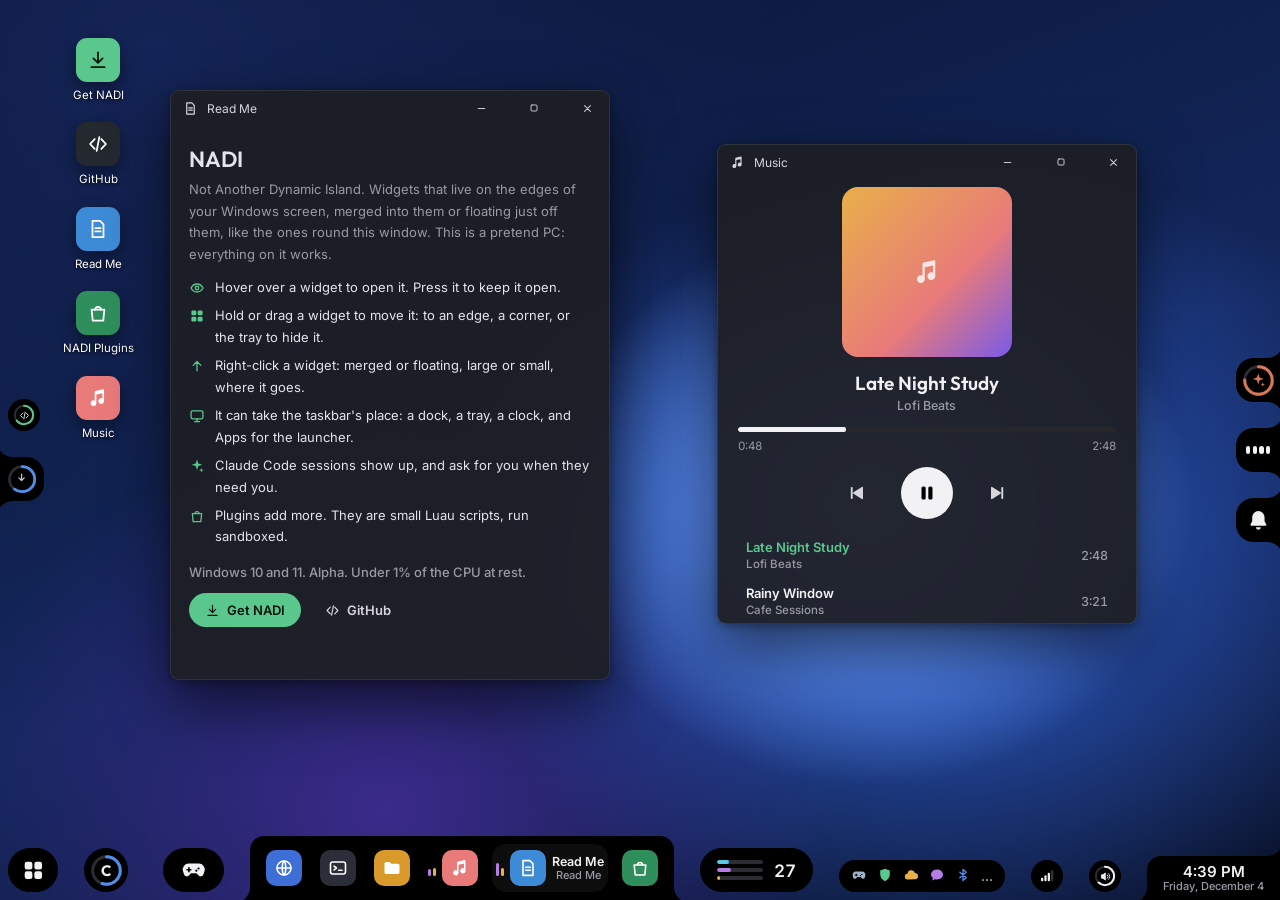
<file: docs/index.html>
<!doctype html>
<html lang="en">
<head>
<meta charset="utf-8">
<meta name="viewport" content="width=device-width, initial-scale=1">
<title>NADI</title>
<meta name="description" content="Widgets that live on the edges of your Windows screen. Try them on a pretend PC: hover, open, drag and play with everything.">
<meta name="theme-color" content="#000000">
<meta property="og:title" content="NADI: Not Another Dynamic Island">
<meta property="og:description" content="Widgets on the edges of your Windows screen. Try them on a pretend PC.">
<link rel="preconnect" href="https://fonts.googleapis.com">
<link rel="preconnect" href="https://fonts.gstatic.com" crossorigin>
<link href="https://fonts.googleapis.com/css2?family=Inter:wght@400;500;600;700&family=Outfit:wght@500;600;700&display=swap" rel="stylesheet">
<style>
/* The page is a pretend Windows screen with NADI running on it, set up the way it is used: no Windows taskbar (NADI's dock, tray
   and clock in its place), widgets in the corners and along the edges, merged into them or floating just off them. NADI's part is
   drawn the way the app draws it: its widgets are one liquid (the app's own shader, in WebGL), sized and sprung with the app's own
   numbers; what is in them is drawn over the liquid. */
:root {
  color-scheme: dark;
  --acc: #5ac88c;
  --two: #e8b04a;
  --claude: #d97757;
  --red: #e87a7a;
  --teal: #5ac8e6;
  --blue: #4f8ff0;
  --text: #f2f2f5;
  --dim: #9a9aa4;
  --track: #1b1b20;
  --lit: #26262b;
  --tile: #161619;
}
* { box-sizing: border-box; }
html, body { margin: 0; height: 100%; background: #000; color: var(--text); font-family: Inter, "Segoe UI", system-ui, sans-serif; font-size: 12.5px; }
body { overflow: hidden; }
body.small { overflow: auto; height: auto; }
button { font: inherit; color: inherit; background: none; border: 0; padding: 0; cursor: default; }
a { color: inherit; }
#wrap { position: relative; width: 100vw; height: 100vh; overflow: hidden; }
#screen { position: absolute; left: 0; top: 0; width: 100vw; height: 100vh; overflow: hidden; transform-origin: 0 0; user-select: none; -webkit-user-select: none; touch-action: none; }
body.small #screen { touch-action: pan-y; }
.ic { display: inline-block; flex: none; }
.ic svg { display: block; width: 100%; height: 100%; }
.tab { font-variant-numeric: tabular-nums; }
.out { font-family: Outfit, Inter, sans-serif; }
#wall { position: absolute; inset: 0; background:
  radial-gradient(42% 52% at 68% 56%, #8fb6ff 0%, #5d8ff0 22%, transparent 60%),
  radial-gradient(60% 70% at 74% 62%, #2f5fd0 0%, transparent 65%),
  radial-gradient(50% 60% at 30% 90%, #3a2a8a 0%, transparent 70%),
  radial-gradient(70% 80% at 12% 6%, #142456 0%, transparent 70%),
  linear-gradient(160deg, #0b1534, #13275c 55%, #091128); }
#icons { position: absolute; left: 56px; top: 30px; display: flex; flex-direction: column; gap: 6px; z-index: 2; }
.dk { width: 84px; padding: 8px 4px 6px; border-radius: 6px; display: flex; flex-direction: column; align-items: center; gap: 6px; font-size: 11.5px; color: #fff; text-shadow: 0 1px 3px #000c; text-align: center; line-height: 1.25; }
.dk:hover { background: #ffffff1a; }
.dk .ib { width: 44px; height: 44px; border-radius: 11px; display: grid; place-items: center; box-shadow: 0 6px 16px #0006; color: #fff; }
.dk .ib .ic { width: 22px; height: 22px; }

/* windows */
#wins { position: absolute; inset: 0; z-index: 5; pointer-events: none; }
.win { position: absolute; pointer-events: auto; display: flex; flex-direction: column; background: #1e1f25f2; border: 1px solid #ffffff16; border-radius: 9px; box-shadow: 0 24px 60px #0009, 0 2px 8px #0005; overflow: hidden; transition: opacity .18s, transform .22s cubic-bezier(.2,.9,.3,1); backdrop-filter: blur(24px); -webkit-backdrop-filter: blur(24px); }
.win.gone { opacity: 0; transform: translateY(16px) scale(.96); pointer-events: none; }
.wbar { height: 34px; flex: none; display: flex; align-items: center; padding-left: 12px; gap: 9px; font-size: 12px; color: #d6d6dc; }
.wbar .ic { width: 15px; height: 15px; }
.wbar .sp { flex: 1; }
.wbar button { width: 44px; height: 34px; display: grid; place-items: center; color: #c9c9d1; }
.wbar button .ic { width: 13px; height: 13px; }
.wbar button:hover { background: #ffffff14; }
.wbar button.cl:hover { background: #c42b1c; color: #fff; }
.wbody { flex: 1; min-height: 0; overflow: auto; }
.wbody::-webkit-scrollbar { width: 10px; }
.wbody::-webkit-scrollbar-thumb { background: #ffffff22; border-radius: 5px; border: 3px solid transparent; background-clip: padding-box; }

/* NADI: the liquid under, what is in each widget over it */
#dim { position: absolute; inset: 0; z-index: 45; background: #05050a59; display: none; animation: fade .25s; }
#dim.show { display: block; }
#nadi { position: absolute; inset: 0; z-index: 50; pointer-events: none; }
#liquid { position: absolute; left: 0; top: 0; }
.wc { position: absolute; pointer-events: auto; overflow: hidden; }
.wc.solid { background: #000; }
.wc.idle .pk { opacity: .45 !important; }
.pk { position: absolute; inset: 0; display: flex; align-items: center; justify-content: center; white-space: nowrap; font-weight: 600; font-size: 12.5px; }
.pz { display: flex; align-items: center; justify-content: center; gap: 8px; padding: 0 12px; }
.v .pz { flex-direction: column; padding: 8px 0; gap: 6px; }
.sq .pz { padding: 0; }
.pb { position: absolute; left: 0; top: 0; padding: 16px; display: flex; flex-direction: column; gap: 12px; }
.a-b .pb { top: auto; bottom: 0; }
.a-r .pb { left: auto; right: 0; }
#meas { position: absolute; left: -9999px; top: 0; visibility: hidden; display: inline-flex; white-space: nowrap; font-weight: 600; font-size: 12.5px; }
#meas.v { width: 40px; }
.dim { color: var(--dim); font-weight: 500; }
.page { width: 24px; height: 26px; border-radius: 6px; background: #26262b; position: relative; overflow: hidden; flex: none; }
.page i { position: absolute; left: 0; right: 0; top: 0; height: 8px; font-style: normal; font-size: 5.5px; font-weight: 700; color: #04130b; text-align: center; line-height: 8px; }
.page b { position: absolute; left: 0; right: 0; bottom: 2px; text-align: center; font-size: 12px; font-weight: 700; font-family: Outfit, sans-serif; }
.pdot { width: 6px; height: 6px; border-radius: 3px; background: var(--acc); flex: none; }
.pdot.pulse { animation: pulse 1.6s ease-in-out infinite; }
@keyframes pulse { 50% { transform: scale(1.5); opacity: .55; } }
.clock2 { display: flex; flex-direction: column; align-items: center; line-height: 1.15; padding: 0 4px; }
.clock2 b { font-size: 15px; font-weight: 600; }
.clock2 small { font-size: 11px; color: var(--dim); font-weight: 500; }
.viz { display: flex; gap: 2px; align-items: center; height: 14px; }
.viz i { display: block; width: 3px; height: 6px; border-radius: 2px; background: currentColor; animation: viz .9s ease-in-out infinite alternate; }
.viz i:nth-child(2) { animation-duration: .7s; }
.viz i:nth-child(3) { animation-duration: 1.1s; }
.viz i:nth-child(4) { animation-duration: .8s; }
.viz.still i { animation: none; height: 4px; opacity: .5; }
@keyframes viz { to { height: 14px; } }
.flow { display: inline-block; width: 8px; height: 12px; overflow: hidden; -webkit-mask: linear-gradient(transparent, #000 30%, #000 70%, transparent); mask: linear-gradient(transparent, #000 30%, #000 70%, transparent); vertical-align: -1px; flex: none; }
.flow svg { display: block; width: 8px; height: 24px; fill: none; stroke: currentColor; stroke-width: 1.7; stroke-linecap: round; stroke-linejoin: round; }
.flow.dn svg { animation: fdn .625s linear infinite; }
.flow.up svg { animation: fup .625s linear infinite; }
@keyframes fdn { from { transform: translateY(-12px); } to { transform: translateY(-6px); } }
@keyframes fup { from { transform: translateY(-6px); } to { transform: translateY(-12px); } }
.eyes { display: flex; gap: 9px; align-items: center; --ex: 0px; --ey: 0px; }
.v .eyes { flex-direction: column; gap: 17px; }
.eyes i { display: block; width: 14px; height: 15px; border-radius: 8px; background: #fff; transform: translate(var(--ex), var(--ey)); transition: transform .12s, height .09s; }
.v .eyes i { width: 15px; height: 12px; }
.eyes.blink i { height: 2px !important; }
.eyes.happy i { height: 6px !important; border-radius: 8px 8px 2px 2px; }
/* the dock */
.dock { display: flex; align-items: center; gap: 10px; height: 100%; }
.dapp { display: flex; align-items: center; gap: 6px; height: 48px; padding: 0 4px; border-radius: 14px; }
.dapp:hover { background: #ffffff10; }
.dapp .ti { width: 36px; height: 36px; border-radius: 10px; display: grid; place-items: center; color: #fff; flex: none; }
.dapp .ti .ic { width: 20px; height: 20px; }
.dapp .use { display: flex; gap: 2px; align-items: flex-end; height: 16px; }
.dapp .use i { width: 3px; border-radius: 2px; min-height: 2px; }
.dapp .nm { display: flex; flex-direction: column; line-height: 1.2; max-width: 96px; overflow: hidden; }
.dapp .nm b { font-size: 12.5px; font-weight: 600; white-space: nowrap; overflow: hidden; }
.dapp .nm small { font-size: 11px; color: var(--dim); font-weight: 500; white-space: nowrap; overflow: hidden; }
.dapp.front { background: #ffffff0d; }
.trayi { display: flex; align-items: center; gap: 10px; }
.trayi .ic { width: 16px; height: 16px; }
.meters { display: flex; flex-direction: column; gap: 3px; width: 34px; }
.meters i { height: 3px; border-radius: 2px; background: #2c2c33; overflow: hidden; display: block; }
.meters i b { display: block; height: 100%; border-radius: 2px; }

/* panels: the app's blocks */
.gb { height: 32px; min-width: 32px; padding: 0 10px; border-radius: 16px; display: inline-flex; align-items: center; justify-content: center; gap: 6px; font-size: 12.5px; font-weight: 600; color: #c9c9d1; }
.gb:hover { background: var(--lit); }
.card { background: var(--track); border-radius: 18px; padding: 14px 16px; display: flex; gap: 14px; align-items: center; }
.lab { font-size: 12px; font-weight: 600; color: var(--dim); }
.row { text-align: left; display: flex; align-items: center; gap: 12px; min-height: 30px; padding: 0 8px; margin: 0 -8px; width: calc(100% + 16px); border-radius: 10px; }
.row.go:hover { background: var(--lit); }
.row .tx { flex: 1; min-width: 0; font-weight: 600; font-size: 14px; white-space: nowrap; overflow: hidden; }
.row .mk { display: flex; gap: 8px; color: var(--dim); }
.row .mk .ic { width: 12px; height: 12px; }
.toggles { display: flex; gap: 4px; padding: 4px; border-radius: 14px; background: var(--track); }
.toggles button { flex: 1; height: 32px; border-radius: 11px; display: flex; align-items: center; justify-content: center; gap: 8px; font-size: 13.5px; font-weight: 600; color: var(--dim); }
.toggles button:hover { background: var(--lit); }
.toggles button.on { background: #24242a; color: var(--text); }
.toggles button.on .ic { color: var(--acc); }
.toggles .ic { width: 16px; height: 16px; }
.bar { height: 4px; border-radius: 2px; background: #26262b; overflow: hidden; position: relative; }
.bar > i { position: absolute; left: 0; top: 0; bottom: 0; border-radius: 2px; background: var(--c, var(--acc)); }
.ghost { width: 30px; height: 30px; border-radius: 15px; display: grid; place-items: center; color: #b4b4bc; flex: none; }
.ghost:hover { background: var(--lit); }
.ghost .ic { width: 15px; height: 15px; }
.dayhead { display: flex; align-items: center; }
.dayhead .big { font-family: Outfit, sans-serif; font-size: 36px; font-weight: 600; line-height: 1; letter-spacing: -.3px; }
.dayhead .big small { font-size: 15px; color: var(--dim); margin-left: 5px; font-weight: 500; }
.dayhead .dr { margin-left: auto; text-align: right; display: flex; flex-direction: column; gap: 3px; }
.dayhead .dr span { font-size: 13px; color: var(--dim); }
.dayhead .dr b { font-size: 14px; font-weight: 600; }
.week { display: flex; align-items: center; }
.week .ghost { color: var(--dim); }
.week .days { flex: 1; display: grid; grid-template-columns: repeat(7, 1fr); }
.week .d { height: 60px; margin: 0 2px; border-radius: 12px; display: flex; flex-direction: column; align-items: center; justify-content: center; gap: 3px; }
.week .d:hover { background: var(--lit); }
.week .d small { font-size: 10.5px; color: var(--dim); font-weight: 600; }
.week .d b { font-size: 17px; font-family: Outfit, sans-serif; font-weight: 600; }
.week .d.today b { color: var(--acc); }
.week .d.on { background: #f2f2f5; }
.week .d.on small, .week .d.on b { color: #000; }
.week .ds { display: flex; gap: 2px; height: 4px; }
.week .ds i { width: 4px; height: 4px; border-radius: 2px; background: var(--acc); }
.tl { display: flex; flex-direction: column; gap: 8px; }
.tl .ev { display: flex; gap: 12px; }
.tl .tm { width: 40px; text-align: right; font-size: 12.5px; color: var(--dim); padding-top: 9px; flex: none; }
.tl .bx { flex: 1; border-radius: 8px; background: #5ac88c12; position: relative; padding: 9px 12px 9px 14px; display: flex; flex-direction: column; gap: 3px; }
.tl .bx::before { content: ""; position: absolute; left: 0; top: 4px; bottom: 4px; width: 3px; border-radius: 2px; background: var(--acc); }
.tl .bx b { font-size: 14px; font-weight: 600; }
.tl .bx span { font-size: 13px; color: var(--dim); }
.tl .ev.past { opacity: .45; }
.tl .now { height: 2px; background: var(--red); margin-left: 52px; position: relative; border-radius: 1px; }
.tl .now::before { content: ""; position: absolute; left: -3px; top: -3px; width: 8px; height: 8px; border-radius: 4px; background: var(--red); }
.join { height: 36px; padding: 0 14px; border-radius: 18px; background: var(--acc); color: #04130b; display: inline-flex; align-items: center; gap: 7px; font-size: 14px; font-weight: 600; flex: none; }
.join .ic { width: 12px; height: 12px; }
.drv { display: flex; gap: 14px; align-items: center; border-radius: 12px; padding: 6px 8px; margin: -6px -8px; text-align: left; width: calc(100% + 16px); }
.drv:hover { background: #ffffff08; }
.drv .tile { width: 46px; height: 46px; border-radius: 12px; background: #26262b; position: relative; overflow: hidden; display: grid; place-items: center; flex: none; }
.drv .tile b { position: relative; font-family: Outfit, sans-serif; font-size: 22px; font-weight: 600; }
.drv .tile svg { position: absolute; left: 0; bottom: 0; width: 92px; height: 100%; animation: wave 2.4s linear infinite; }
@keyframes wave { to { transform: translateX(-46px); } }
.drv .info { flex: 1; min-width: 0; display: flex; flex-direction: column; gap: 6px; }
.drv .top { display: flex; justify-content: space-between; align-items: baseline; gap: 8px; }
.drv .top .tt { font-size: 15px; font-weight: 600; }
.drv .top .sz { font-size: 13px; color: var(--dim); }
.drv .top .sz b { color: var(--text); font-weight: 600; }
.drv .graph { display: flex; align-items: center; gap: 8px; height: 20px; }
.drv .graph svg { flex: 1; height: 20px; }
.drv .graph span { font-size: 13px; font-weight: 600; color: var(--blue); white-space: nowrap; }
.xfer { display: flex; flex-direction: column; gap: 10px; }
.xfer .hd { display: flex; align-items: center; gap: 12px; }
.xfer .ti { width: 32px; height: 32px; border-radius: 9px; background: var(--track); display: grid; place-items: center; color: #b4b4bc; flex: none; }
.xfer .ti .ic { width: 16px; height: 16px; }
.xfer .nm { flex: 1; min-width: 0; display: flex; flex-direction: column; gap: 2px; }
.xfer .nm b { font-size: 14px; font-weight: 600; }
.xfer .nm span { font-size: 12.5px; color: var(--dim); }
.xfer .rt { font-size: 14px; font-weight: 600; }
.done { display: flex; align-items: center; gap: 12px; height: 34px; }
.done .ok { width: 18px; height: 18px; color: var(--acc); }
.done .nm { flex: 1; font-size: 14px; }
.cover { border-radius: 16px; margin: 0 auto; display: grid; place-items: center; color: #ffffffcc; }
.songhead { display: flex; align-items: center; gap: 10px; }
.songhead .nm { flex: 1; min-width: 0; }
.songhead b { display: block; font-family: Outfit, sans-serif; font-size: 18px; font-weight: 600; }
.songhead span { font-size: 14px; color: var(--dim); }
.seek .bar { height: 5px; border-radius: 3px; }
.seek .bar > i { background: #f2f2f5; }
.seek .tm { display: flex; justify-content: space-between; font-size: 11.5px; color: var(--dim); margin-top: 7px; }
.ctl { display: flex; align-items: center; justify-content: center; gap: 22px; }
.ctl .ghost { width: 44px; height: 44px; border-radius: 22px; color: #f2f2f5; }
.ctl .ghost .ic { width: 20px; height: 20px; }
.ctl .main { width: 52px; height: 52px; border-radius: 26px; background: #f2f2f5; color: #000; display: grid; place-items: center; }
.ctl .main .ic { width: 22px; height: 22px; }
.sec { display: flex; flex-direction: column; gap: 10px; }
.sec .hd { display: flex; align-items: center; gap: 12px; }
.ct { width: 34px; height: 34px; border-radius: 10px; background: var(--claude); color: #fff; display: grid; place-items: center; font-family: Outfit, sans-serif; font-weight: 600; font-size: 16px; flex: none; }
.sec .nm { flex: 1; display: flex; flex-direction: column; gap: 2px; }
.sec .nm b { font-size: 14px; font-weight: 600; }
.sec .nm span { font-size: 12.5px; color: var(--dim); }
.strip { border-radius: 10px; padding: 8px 12px; display: flex; justify-content: space-between; font-size: 12.5px; font-weight: 600; }
.ban { display: flex; flex-direction: column; gap: 12px; }
.ban .hd { display: flex; align-items: center; gap: 12px; }
.ban .btns { display: flex; gap: 8px; }
.ban .btns button { flex: 1; height: 36px; border-radius: 18px; font-size: 13.5px; font-weight: 600; }
.ban .btns .no { color: #c9c9d1; }
.ban .btns .no:hover { background: var(--lit); }
.note { display: flex; gap: 12px; align-items: flex-start; }
.note .ti { width: 34px; height: 34px; border-radius: 10px; display: grid; place-items: center; color: #fff; flex: none; }
.note .ti .ic { width: 17px; height: 17px; }
.note .nm { flex: 1; min-width: 0; display: flex; flex-direction: column; gap: 2px; }
.note .nm b { font-size: 14px; font-weight: 600; }
.note .nm span { font-size: 13px; color: var(--dim); line-height: 1.4; }
.note .when { font-size: 11.5px; color: var(--dim); }
.slider { width: 100%; height: 6px; border-radius: 3px; background: #26262b; position: relative; }
.slider i { position: absolute; left: 0; top: 0; bottom: 0; border-radius: 3px; background: #f2f2f5; }
.slider b { position: absolute; top: 50%; width: 16px; height: 16px; border-radius: 8px; background: #fff; transform: translate(-50%, -50%); }

/* the widget menu (menu.rs) */
#menu { position: absolute; z-index: 70; width: 240px; background: #000; border-radius: 20px; padding: 12px; display: none; flex-direction: column; gap: 8px; animation: grow .2s cubic-bezier(.3,1.3,.5,1); }
#menu.show { display: flex; }
#menu.mini { width: 170px; padding: 6px; gap: 2px; }
@keyframes grow { from { transform: scale(.88); opacity: 0; } }
.segs { display: flex; gap: 6px; }
.seg { flex: 1; height: 30px; border-radius: 10px; background: #17171a; display: flex; }
.seg button { flex: 1; margin: 3px; border-radius: 7.5px; display: grid; place-items: center; color: var(--dim); }
.seg button:hover { background: #26262b; }
.seg button.on { background: #38383f; color: var(--text); }
.map { position: relative; height: 82px; margin: 0 4px; border: 1.5px solid #424249; border-radius: 9px; }
.map button { position: absolute; }
.map i { position: absolute; background: #4d4d54; border-radius: 2px; }
.map button:hover i { background: #9e9ea8; }
.map button.on i { background: var(--acc); }
.togs { display: flex; justify-content: space-between; }
.togs button, .mfoot button { width: 34px; height: 34px; border-radius: 9px; display: grid; place-items: center; position: relative; color: var(--text); }
.mfoot button { height: 30px; }
.togs button:hover, .mfoot button:hover { background: #26262b; }
.togs button.on { color: var(--acc); }
.togs button.on::after { content: ""; position: absolute; bottom: 1px; left: 50%; width: 3.6px; height: 3.6px; margin-left: -1.8px; border-radius: 2px; background: var(--acc); }
.togs .ic, .mfoot .ic { width: 16px; height: 16px; }
.rule { height: 1px; background: #26262b; }
.mfoot { display: flex; gap: 4px; }
.mrow { height: 32px; padding: 0 12px; border-radius: 10px; display: flex; align-items: center; gap: 10px; font-size: 12px; text-align: left; }
.mrow:hover { background: #ffffff14; }
.mrow .ic { width: 14px; height: 14px; }

/* Edit Mode's tray (frame/edit.rs) */
#etray { position: absolute; z-index: 55; width: 300px; background: #000; border-radius: 20px; padding: 14px; display: none; flex-wrap: wrap; gap: 8px; animation: grow .25s cubic-bezier(.3,1.3,.5,1); }
#etray.show { display: flex; }
#etray.over { background: #141416; }
#etray.empty { width: 120px; height: 56px; }
.chip { height: 28px; padding: 0 12px; border-radius: 14px; background: #ffffff24; font-size: 11.5px; font-weight: 600; display: inline-flex; align-items: center; }
.chip.off { background: #ffffff14; color: var(--dim); }

/* the launcher */
#launch { position: absolute; z-index: 60; width: 460px; background: #000; border-radius: 26px; padding: 20px; display: flex; flex-direction: column; gap: 14px; opacity: 0; transform: translateY(14px) scale(.94); pointer-events: none; transition: opacity .16s, transform .32s cubic-bezier(.3,1.3,.5,1); }
#launch.show { opacity: 1; transform: none; pointer-events: auto; }
.search { height: 42px; border-radius: 21px; background: #121214; display: flex; align-items: center; gap: 12px; padding: 0 5px 0 16px; }
.search > .ic { width: 15px; height: 15px; color: var(--dim); }
.search input { flex: 1; min-width: 0; background: none; border: 0; outline: 0; color: var(--text); font: inherit; font-size: 13.5px; caret-color: var(--acc); }
.search .all { width: 30px; height: 30px; border-radius: 15px; background: #26262b; display: grid; place-items: center; color: #c9c9d1; }
.search .all .ic { width: 13px; height: 13px; }
.pins { display: grid; grid-template-columns: repeat(6, 1fr); row-gap: 4px; }
.pin { height: 78px; border-radius: 14px; display: flex; flex-direction: column; align-items: center; justify-content: center; gap: 7px; font-size: 12px; color: #e4e4ea; min-width: 0; padding: 0 2px; }
.pin:hover { background: #ffffff0d; }
.pin > span:last-child { max-width: 100%; overflow: hidden; white-space: nowrap; }
.tile36 { width: 36px; height: 36px; border-radius: 9px; display: grid; place-items: center; color: #fff; flex: none; background: var(--tile); }
.tile36 .ic { width: 16px; height: 16px; }
.foot { display: flex; justify-content: center; gap: 12px; border-top: 1px solid #ffffff14; padding-top: 12px; }
.foot button { width: 36px; height: 36px; border-radius: 18px; display: grid; place-items: center; color: #b4b4bc; }
.foot button.red { color: var(--red); }
.foot button:hover { background: var(--lit); }
.foot .ic { width: 16px; height: 16px; }
.list { display: flex; flex-direction: column; max-height: 330px; overflow: auto; }
.list .row { margin: 0; width: 100%; min-height: 44px; }
.list .row .tx { font-size: 13.5px; }

#tip { position: absolute; z-index: 100; background: #000; color: var(--text); border-radius: 12px; padding: 8px 12px; font-size: 12.5px; white-space: pre-line; max-width: 260px; line-height: 1.45; opacity: 0; transition: opacity .14s; pointer-events: none; }
#tip.show { opacity: 1; }
#modal { position: absolute; inset: 0; z-index: 80; display: none; place-items: center; }
#modal.show { display: grid; }
#modal .dim2 { position: absolute; inset: 0; background: #0008; animation: fade .25s; }
@keyframes fade { from { opacity: 0; } }
#modal .card2 { position: relative; width: 300px; background: #000; border-radius: 26px; padding: 22px 20px 16px; display: flex; flex-direction: column; align-items: center; gap: 8px; animation: pop .34s cubic-bezier(.3,1.3,.5,1); }
@keyframes pop { from { transform: scale(.6); opacity: 0; } }
#modal .mi { width: 52px; height: 52px; border-radius: 26px; display: grid; place-items: center; background: #e87a7a26; color: var(--red); margin-bottom: 4px; }
#modal .mi .ic { width: 22px; height: 22px; }
#modal .mt { font-size: 15px; font-weight: 600; font-family: Outfit, sans-serif; }
#modal .ms { font-size: 12.5px; color: var(--dim); text-align: center; line-height: 1.5; }
#modal .mb { display: flex; gap: 8px; width: 100%; margin-top: 10px; }
#modal .mb button { flex: 1; height: 38px; border-radius: 19px; font-size: 13px; font-weight: 600; color: #c9c9d1; }
#modal .mb button:hover { background: var(--lit); }
#modal .mb button.red { background: var(--red); color: #1a0606; }
#over { position: absolute; inset: 0; z-index: 90; display: none; }
#over.show { display: block; }
#over.black { background: #000; animation: fade .6s; }
#over.lock { animation: fade .4s; }
#over .lk { position: absolute; inset: 0; display: flex; flex-direction: column; align-items: center; padding-top: 16vh; color: #fff; text-shadow: 0 2px 20px #0006; }
#over .lk .big { font-family: Outfit, sans-serif; font-size: 96px; font-weight: 600; line-height: 1; }
#over .lk .sm { font-size: 18px; margin-top: 10px; }
#over .lk .hint { position: absolute; bottom: 8vh; font-size: 13px; opacity: .7; }
#over .off { position: absolute; inset: 0; display: grid; place-items: center; }
#over .off button { width: 64px; height: 64px; border-radius: 32px; display: grid; place-items: center; color: #444; }
#over .off button:hover { color: var(--acc); background: #ffffff08; }
#over .off .ic { width: 28px; height: 28px; }
#over.leaving { animation: up .5s cubic-bezier(.2,.9,.3,1) forwards; }
@keyframes up { to { transform: translateY(-100%); } }
#over.waking { animation: fadeout .7s forwards; }
@keyframes fadeout { to { opacity: 0; } }

.readme { padding: 14px 18px 18px; font-size: 13px; line-height: 1.65; color: #e4e4ea; user-select: text; -webkit-user-select: text; }
.readme h1 { font-family: Outfit, sans-serif; font-size: 22px; font-weight: 600; margin: 2px 0; }
.readme .sub { color: var(--dim); margin-bottom: 12px; }
.readme ul { margin: 0 0 14px; padding: 0; list-style: none; display: flex; flex-direction: column; gap: 7px; }
.readme li { display: flex; gap: 10px; align-items: flex-start; }
.readme li .ic { width: 16px; height: 16px; color: var(--acc); margin-top: 3px; }
.readme .get { display: flex; gap: 8px; margin-top: 4px; }
.readme a { text-decoration: none; }
.sb { height: 34px; padding: 0 16px; border-radius: 17px; font-size: 13px; font-weight: 600; display: inline-flex; align-items: center; justify-content: center; gap: 7px; }
.sb .ic { width: 15px; height: 15px; }
.sb.acc { background: var(--acc); color: #04130b; }
.sb.acc:hover { background: #6fd89e; }
.sb.gh2 { color: #d6d6dc; }
.sb.gh2:hover { background: var(--lit); }
.player { padding: 8px 20px 18px; display: flex; flex-direction: column; gap: 14px; }
.player .ctl .ghost { color: #d6d6dc; }
.trk { display: flex; flex-direction: column; gap: 2px; }
.trk .row { margin: 0; width: 100%; min-height: 44px; }
.trk .row .tx { font-size: 13px; display: flex; flex-direction: column; gap: 2px; }
.trk .row .tx span { font-size: 11.5px; color: var(--dim); font-weight: 500; }
.trk .row.now .tx { color: var(--acc); }
.plug { display: flex; gap: 12px; align-items: flex-start; padding: 12px 14px; border-radius: 12px; }
.plug:hover { background: #ffffff08; }
.plug .ib { width: 38px; height: 38px; border-radius: 10px; display: grid; place-items: center; color: #fff; flex: none; }
.plug .ib .ic { width: 18px; height: 18px; }
.plug .tx { flex: 1; min-width: 0; }
.plug .tt { font-weight: 600; font-size: 13px; }
.plug .ts { color: var(--dim); font-size: 12px; line-height: 1.5; margin-top: 2px; }
.plug .sb { height: 30px; padding: 0 14px; flex: none; }
.plug .added { color: var(--acc); width: 30px; height: 30px; display: grid; place-items: center; }
.pretend { height: 100%; display: flex; flex-direction: column; align-items: center; justify-content: center; gap: 14px; color: var(--dim); }
.pretend .ib { width: 64px; height: 64px; border-radius: 16px; display: grid; place-items: center; color: #fff; }
.pretend .ib .ic { width: 30px; height: 30px; }
#below { display: none; padding: 26px 20px 40px; text-align: center; }
body.small #below { display: block; }
#below h1 { font-family: Outfit, sans-serif; font-size: 26px; margin: 0 0 6px; }
#below p { color: var(--dim); margin: 0 0 18px; line-height: 1.55; }
#below .sb { height: 44px; padding: 0 22px; border-radius: 22px; font-size: 14px; text-decoration: none; }
</style>
</head>
<body>
<div id="wrap">
  <div id="screen">
    <div id="wall"></div>
    <div id="icons"></div>
    <div id="wins"></div>
    <div id="dim"></div>
    <div id="nadi"><canvas id="liquid"></canvas></div>
    <div id="etray"></div>
    <div id="launch"></div>
    <div id="menu"></div>
    <div id="modal"></div>
    <div id="over"></div>
    <div id="tip"></div>
  </div>
</div>
<div id="below">
  <h1>NADI</h1>
  <p>Widgets that live on the edges of your Windows screen.<br>Best tried on a computer.</p>
  <a class="sb acc" href="https://github.com/Llyme/not-another-dynamic-island/releases/latest">Get NADI</a>
  <a class="sb gh2" href="https://github.com/Llyme/not-another-dynamic-island">GitHub</a>
</div>
<div id="meas"></div>
<script>
"use strict";
const REPO = "https://github.com/Llyme/not-another-dynamic-island";
const GET = REPO + "/releases/latest";
const $ = (s, r = document) => r.querySelector(s);
const scr = $("#screen"), nadiEl = $("#nadi"), meas = $("#meas"), cv = $("#liquid");
let SW = 0, SH = 0, scale = 1, DPR = 1;
const clamp = (v, a, b) => Math.max(a, Math.min(b, v));
const ACC = "#5ac88c", AMBER = "#e8b04a", CLAUDE = "#d97757", RED = "#e87a7a", TEAL = "#5ac8e6", BLUE = "#4f8ff0", PURPLE = "#b47ee6";

/* the app's own numbers (layout.rs Metrics, frame.rs) */
const DEPTH_H = 32, DEPTH_V = 40, FILLET = 10, GAP = 6, FLOAT_OFF = 8, LARGE = 1.375, DOCK_DEPTH = 64;
const PANEL_W = 360, PANEL_W_SIDE = 340, RADIUS_OPEN = 24, BANNER_W = 380;
const STIFF = 600, DAMP = 36, SHOW_STIFF = 420, SHOW_DAMP = 42, HIDE_STIFF = 520, HIDE_DAMP = 46, SWELL_STIFF = 700, SWELL_DAMP = 34;
const SWELL_OUT = 5, SWELL_ALONG = 6, HOVER_OPEN = 260, LEAVE_CLOSE = 380, WAVE = 0.22, DRAG_START = 6, SQUISH = 36, CORNER_ZONE = 90, HOLD = 450;
const LIQUID = 2.5 + 1.0 * 7.5, NECK = Math.max(LIQUID * 1.6, 2), REACH = 40;

class Spring {
  constructor(v) { this.now = v; this.to = v; this.vel = 0; }
  moving() { return this.now !== this.to || this.vel !== 0; }
  step(dt, stiff = STIFF, damp = DAMP) {
    if (!this.moving()) return false;
    const n = Math.max(1, Math.ceil(dt / (1 / 240))), h = dt / n;
    for (let i = 0; i < n; i++) { const a = -stiff * (this.now - this.to) - damp * this.vel; this.vel += a * h; this.now += this.vel * h; }
    const sc = Math.max(1, Math.abs(this.to));
    if (Math.abs(this.now - this.to) < 0.0015 * sc && Math.abs(this.vel) < 0.02 * sc) { this.now = this.to; this.vel = 0; return false; }
    return true;
  }
}

/* pictograms */
const F = i => `<svg viewBox="0 0 20 20" fill="currentColor">${i}</svg>`;
const S = i => `<svg viewBox="0 0 20 20" fill="none" stroke="currentColor" stroke-width="1.6" stroke-linecap="round" stroke-linejoin="round">${i}</svg>`;
const ICONS = {
  grid: F('<rect x="3" y="3" width="6.2" height="6.2" rx="1.8"/><rect x="10.8" y="3" width="6.2" height="6.2" rx="1.8"/><rect x="3" y="10.8" width="6.2" height="6.2" rx="1.8"/><rect x="10.8" y="10.8" width="6.2" height="6.2" rx="1.8"/>'),
  search: S('<circle cx="8.8" cy="8.8" r="5.3"/><path d="M12.8 12.8l4 4"/>'),
  lock: F('<path d="M10 2.5a3.5 3.5 0 0 0-3.5 3.5v2H6a2 2 0 0 0-2 2v6a2 2 0 0 0 2 2h8a2 2 0 0 0 2-2v-6a2 2 0 0 0-2-2h-.5V6A3.5 3.5 0 0 0 10 2.5zm0 1.5a2 2 0 0 1 2 2v2H8V6a2 2 0 0 1 2-2z"/>'),
  moon: F('<path d="M16.2 12.6A7 7 0 0 1 7.4 3.8a7 7 0 1 0 8.8 8.8z"/>'),
  restart: S('<path d="M15.6 10.6a5.7 5.7 0 1 1-1.8-4.7"/><path d="M14.6 2.8v3.6H11"/>'),
  power: S('<path d="M10 2.8v6.4"/><path d="M6 5.6a6.2 6.2 0 1 0 8 0"/>'),
  play: F('<path d="M6.2 4.1v11.8a.8.8 0 0 0 1.2.7l9.5-5.9a.8.8 0 0 0 0-1.4L7.4 3.4a.8.8 0 0 0-1.2.7z"/>'),
  pause: F('<rect x="5" y="4" width="3.8" height="12" rx="1.4"/><rect x="11.2" y="4" width="3.8" height="12" rx="1.4"/>'),
  next: F('<path d="M4 4.6v10.8a.8.8 0 0 0 1.2.7l8.3-5.4a.8.8 0 0 0 0-1.4L5.2 3.9A.8.8 0 0 0 4 4.6z"/><rect x="14.3" y="4" width="1.9" height="12" rx=".9"/>'),
  prev: F('<path d="M16 4.6v10.8a.8.8 0 0 1-1.2.7l-8.3-5.4a.8.8 0 0 1 0-1.4l8.3-5.4a.8.8 0 0 1 1.2.7z"/><rect x="3.8" y="4" width="1.9" height="12" rx=".9"/>'),
  airplane: F('<path d="M9 2c.6 0 1.2.4 1.4.9l2.4 5.4 3.2-.2a1.9 1.9 0 0 1 2 1.9 1.9 1.9 0 0 1-2 1.9l-3.2-.2-2.4 5.4c-.2.6-.8.9-1.4.9a.9.9 0 0 1-.9-.9l.7-5.6-2.5-.2-1.1 2.3a.8.8 0 0 1-1.5-.4v-2.4l-1.1-.1A1.1 1.1 0 0 1 2 10v-.1c0-.5.4-1 .9-1L4 8.9V6.5a.8.8 0 0 1 1.5-.4l1.1 2.3 2.5-.2-.7-5.6c-.1-.5.3-.9.7-1z"/>'),
  hotspot: F('<path d="M10 8.25a1.75 1.75 0 1 1 0 3.5 1.75 1.75 0 1 1 0-3.5zM6.64 6.64a4.75 4.75 0 0 0 0 6.72l1.06-1.06a3.25 3.25 0 0 1 0-4.6zM13.36 6.64a4.75 4.75 0 0 1 0 6.72l-1.06-1.06a3.25 3.25 0 0 0 0-4.6zM4.52 4.52a7.75 7.75 0 0 0 0 10.96l1.06-1.06a6.25 6.25 0 0 1 0-8.84zM15.48 4.52a7.75 7.75 0 0 1 0 10.96l-1.06-1.06a6.25 6.25 0 0 0 0-8.84z"/>'),
  wifi: S('<path d="M2.5 7.6a10.6 10.6 0 0 1 15 0"/><path d="M5 10.5a7 7 0 0 1 10 0"/><path d="M7.5 13.3a3.4 3.4 0 0 1 5 0"/><circle cx="10" cy="15.8" r="1" fill="currentColor"/>'),
  x: S('<path d="M5.5 5.5l9 9M14.5 5.5l-9 9"/>'),
  minus: S('<path d="M5 10h10"/>'),
  square: S('<rect x="5" y="5" width="10" height="10" rx="1.6"/>'),
  folder: F('<path d="M2.5 5.6A1.6 1.6 0 0 1 4.1 4h3.5l1.9 1.8h6.4a1.6 1.6 0 0 1 1.6 1.6v7a1.6 1.6 0 0 1-1.6 1.6H4.1a1.6 1.6 0 0 1-1.6-1.6z"/>'),
  gear: F('<path d="M8.6 2.4h2.8l.4 2.1 1.3.7 2-.8 1.4 2.4-1.6 1.4v1.6l1.6 1.4-1.4 2.4-2-.8-1.3.7-.4 2.1H8.6l-.4-2.1-1.3-.7-2 .8-1.4-2.4 1.6-1.4V9.2L3.5 7.8l1.4-2.4 2 .8 1.3-.7zM10 7.4a2.6 2.6 0 1 0 0 5.2 2.6 2.6 0 0 0 0-5.2z"/>'),
  globe: S('<circle cx="10" cy="10" r="7"/><path d="M3 10h14M10 3c2.3 2 2.3 12 0 14M10 3c-2.3 2-2.3 12 0 14"/>'),
  term: S('<rect x="2.5" y="4" width="15" height="12" rx="2.2"/><path d="M6 8.2l2.4 1.8L6 11.8M10.5 12.3H14"/>'),
  note: S('<path d="M5 2.6h6.8L15 5.8v11.6H5z"/><path d="M7.6 9.2h4.8M7.6 12.2h4.8"/>'),
  music: F('<path d="M15.5 2.6v10.2a2.6 2.6 0 1 1-1.5-2.4V5.6L8.5 6.8v8a2.6 2.6 0 1 1-1.5-2.4V4.5a.8.8 0 0 1 .6-.8l7-1.6a.8.8 0 0 1 .9.5z"/>'),
  cal: F('<path d="M6 2.5a.7.7 0 0 1 .7.7V4h6.6v-.8a.7.7 0 1 1 1.4 0V4h.3A2 2 0 0 1 17 6v9a2 2 0 0 1-2 2H5a2 2 0 0 1-2-2V6a2 2 0 0 1 2-2h.3v-.8a.7.7 0 0 1 .7-.7zM4.5 8v7c0 .3.2.5.5.5h10a.5.5 0 0 0 .5-.5V8z"/>'),
  code: S('<path d="M7 5.5L2.8 10 7 14.5M13 5.5l4.2 4.5-4.2 4.5M11.2 3.8l-2.4 12.4"/>'),
  get: S('<path d="M10 3v9.5M5.8 8.5l4.2 4.2 4.2-4.2"/><path d="M4 16.5h12"/>'),
  download: S('<path d="M10 4v8.5M6.5 9l3.5 3.5L13.5 9"/>'),
  store: S('<path d="M4.2 7h11.6l-1 10H5.2z"/><path d="M7.5 7a2.5 2.5 0 0 1 5 0"/>'),
  photo: S('<rect x="3" y="4" width="14" height="12" rx="2.2"/><circle cx="7.5" cy="8.5" r="1.4"/><path d="M3.6 14.2l3.9-3.9 3 3 2-2 3.9 3.9"/>'),
  mail: S('<rect x="3" y="5" width="14" height="10" rx="2.2"/><path d="M3.6 6.2L10 11l6.4-4.8"/>'),
  calc: S('<rect x="4.5" y="2.6" width="11" height="14.8" rx="2.2"/><path d="M7.2 6.2h5.6M7.2 10h.1M10 10h.1M12.8 10h.1M7.2 13.2h.1M10 13.2h.1M12.8 13.2h.1"/>'),
  paint: S('<path d="M10 3a7 7 0 1 0 0 14c1 0 1.5-.7 1.5-1.5 0-1.2-1-1.3-1-2.3 0-.8.7-1.2 1.5-1.2H14a3 3 0 0 0 3-3C17 5.6 13.9 3 10 3z"/>'),
  gamepad: F('<path d="M6.3 5.5h7.4a4.3 4.3 0 0 1 4.1 5.6l-.7 2.2a2.2 2.2 0 0 1-3.9.6L12 12.5H8l-1.2 1.4a2.2 2.2 0 0 1-3.9-.6l-.7-2.2a4.3 4.3 0 0 1 4.1-5.6zM6.5 8a.6.6 0 0 0-.6.6v.8h-.8a.6.6 0 1 0 0 1.2h.8v.8a.6.6 0 1 0 1.2 0v-.8h.8a.6.6 0 1 0 0-1.2h-.8v-.8A.6.6 0 0 0 6.5 8zm7 .3a.8.8 0 1 0 0 1.6.8.8 0 0 0 0-1.6zm-1.6 1.6a.8.8 0 1 0 0 1.6.8.8 0 0 0 0-1.6z"/>'),
  sun: S('<circle cx="10" cy="10" r="3.4"/><path d="M10 2.2v1.9M10 15.9v1.9M2.2 10h1.9M15.9 10h1.9M4.5 4.5l1.3 1.3M14.2 14.2l1.3 1.3M4.5 15.5l1.3-1.3M14.2 5.8l1.3-1.3"/>'),
  battery: S('<rect x="2.5" y="6" width="13" height="8" rx="2.2"/><path d="M17.6 9v2"/>'),
  spark: F('<path d="M10 1.8l1.6 5 5 1.6-5 1.6-1.6 5-1.6-5-5-1.6 5-1.6z"/><path d="M15.5 12.5l.7 2 2 .7-2 .7-.7 2-.7-2-2-.7 2-.7z"/>'),
  volume: F('<path d="M10.5 3.6v12.8a.8.8 0 0 1-1.3.6L5.5 14H3.8A1.8 1.8 0 0 1 2 12.2V7.8A1.8 1.8 0 0 1 3.8 6h1.7l3.7-3a.8.8 0 0 1 1.3.6z"/><path d="M13.3 7a4 4 0 0 1 0 6M15.6 4.8a7.2 7.2 0 0 1 0 10.4" fill="none" stroke="currentColor" stroke-width="1.6" stroke-linecap="round"/>'),
  bell: F('<path d="M10 2.5a5 5 0 0 0-5 5v3.2l-1.3 2.5a.8.8 0 0 0 .7 1.2h11.2a.8.8 0 0 0 .7-1.2L15 10.7V7.5a5 5 0 0 0-5-5zM8 15.6a2 2 0 0 0 4 0z"/>'),
  chat: F('<path d="M10 3c4.1 0 7.5 2.8 7.5 6.3s-3.4 6.2-7.5 6.2c-.9 0-1.7-.1-2.5-.3L4 16.8l.9-3A6 6 0 0 1 2.5 9.3C2.5 5.8 5.9 3 10 3z"/>'),
  bluetooth: S('<path d="M6 6.5l8 7-4 3.5v-14l4 3.5-8 7"/>'),
  shield: F('<path d="M10 2.2l6 2.3v4.7c0 4-2.6 7-6 8.6-3.4-1.6-6-4.6-6-8.6V4.5z"/>'),
  cloud: F('<path d="M6 15.5a3.5 3.5 0 0 1-.4-7A4.8 4.8 0 0 1 15 7.4a3.6 3.6 0 0 1-.3 7.9z"/>'),
  arrow: S('<path d="M10 16V4.5M5.2 9.2L10 4.4l4.8 4.8"/>'),
  open: S('<path d="M11 4h5v5M16 4l-7 7"/><path d="M14 11.5V16H4V6h4.5"/>'),
  eye: S('<path d="M2.5 10s2.7-5 7.5-5 7.5 5 7.5 5-2.7 5-7.5 5-7.5-5-7.5-5z"/><circle cx="10" cy="10" r="2.2"/>'),
  eyeoff: S('<path d="M3 3l14 14"/><path d="M8.2 5.2A7.8 7.8 0 0 1 10 5c4.8 0 7.5 5 7.5 5a13 13 0 0 1-2.2 2.9M12 14.6a6.8 6.8 0 0 1-2 .4c-4.8 0-7.5-5-7.5-5a12.7 12.7 0 0 1 2.9-3.3"/>'),
  desktop: S('<rect x="2.6" y="3.5" width="14.8" height="10" rx="1.8"/><path d="M7 17h6M10 13.5V17"/>'),
  maximize: S('<rect x="3.5" y="3.5" width="13" height="13" rx="2.4"/>'),
  winnew: S('<rect x="3" y="6" width="11" height="11" rx="2.2"/><path d="M7 3h8a2 2 0 0 1 2 2v8M9 10.5h3M10.5 9v3"/>'),
  check: S('<path d="M4.5 10.5l3.5 3.5 7.5-8"/>'),
  star: F('<path d="M10 2.5l2.2 4.6 5 .7-3.6 3.5.9 5-4.5-2.4-4.5 2.4.9-5L2.8 7.8l5-.7z"/>'),
  chevl: S('<path d="M12 5l-5 5 5 5"/>'),
  chevr: S('<path d="M8 5l5 5-5 5"/>'),
  pulse: S('<path d="M2.5 10h3l2-4.5 3 9 2-4.5h5"/>'),
  contrast: F('<path d="M10 2.5a7.5 7.5 0 1 0 0 15 7.5 7.5 0 0 0 0-15zm0 1.5v12a6 6 0 0 1 0-12z"/>'),
};
const ic = (n, sz, st = "") => `<i class="ic" style="width:${sz}px;height:${sz}px;${st}">${ICONS[n] || ""}</i>`;
const signal = (lv, sz = 16, c = "currentColor") => `<i class="ic" style="width:${sz}px;height:${sz}px;color:${c}"><svg viewBox="0 0 20 20" fill="currentColor">${[0, 1, 2, 3].map(i => `<rect x="${2.5 + i * 4.2}" y="${15.5 - (i + 1) * 3.2}" width="2.8" height="${(i + 1) * 3.2 + 1}" rx="1.2" opacity="${lv > i ? 1 : .22}"/>`).join("")}</svg></i>`;
const flow = (up, c) => `<span class="flow ${up ? "up" : "dn"}" style="color:${c || "currentColor"}"><svg viewBox="0 0 8 24">${up ? '<path d="M1 7.5l3-3 3 3M1 13.5l3-3 3 3M1 19.5l3-3 3 3M1 25.5l3-3 3 3"/>' : '<path d="M1 4.5l3 3 3-3M1 10.5l3 3 3-3M1 16.5l3 3 3-3M1 22.5l3 3 3-3"/>'}</svg></span>`;
const ringed = (inner, p, sz, c, track = "#2c2c33") => `<span style="position:relative;width:${sz}px;height:${sz}px;display:grid;place-items:center;flex:none"><svg width="${sz}" height="${sz}" viewBox="0 0 24 24" style="position:absolute;inset:0"><circle cx="12" cy="12" r="10" fill="none" stroke="${track}" stroke-width="2.2"/><circle cx="12" cy="12" r="10" fill="none" stroke="${c}" stroke-width="2.2" stroke-linecap="round" stroke-dasharray="${(p * 62.8).toFixed(1)} 62.8" transform="rotate(-90 12 12)"/></svg>${inner}</span>`;
const rate = b => b >= 1e6 ? (b / 1e6).toFixed(1) + " MB/s" : Math.round(b / 1e3) + " KB/s";
const pad2 = n => String(n).padStart(2, "0");
const DAYS = ["Sunday", "Monday", "Tuesday", "Wednesday", "Thursday", "Friday", "Saturday"];
const MONS = ["January", "February", "March", "April", "May", "June", "July", "August", "September", "October", "November", "December"];
const clock = d => { const h = d.getHours(); return { t: (h % 12 || 12) + ":" + pad2(d.getMinutes()), ap: h < 12 ? "AM" : "PM" }; };
const span = d => { const c = clock(d); return c.t + " " + c.ap; };
const mmss = s => Math.floor(s / 60) + ":" + pad2(Math.floor(s % 60));
function inStep(root) {
  const t = performance.now();
  for (const el of root.querySelectorAll(".flow svg, .viz i, .drv .tile svg, .pdot.pulse")) {
    const d = parseFloat(getComputedStyle(el).animationDuration) * 1000 || 1000;
    el.style.animationDelay = -(t % d) + "ms";
  }
}

/* what the pretend PC is doing */
const T0 = new Date(); T0.setSeconds(0, 0);
const at = min => new Date(Math.ceil(T0.getTime() / 300000) * 300000 + min * 60000);
const EVENTS = [
  { title: "Standup", s: at(-150), m: 15, where: "Team Room" },
  { title: "Design Review", s: at(25), m: 30, where: "Meet", link: true },
  { title: "Gym", s: at(250), m: 60, where: "" },
  { title: "Dinner With Sam", s: at(60 * 24 + 120), m: 90, where: "Noodle House" },
  { title: "Dentist", s: at(60 * 48 - 200), m: 30, where: "" },
];
const cal = { sel: 0 };
const TRACKS = [
  { title: "Late Night Study", artist: "Lofi Beats", len: 168, a: "#e8b04a", b: "#e87a7a", c: "#7a5ae8" },
  { title: "Rainy Window", artist: "Cafe Sessions", len: 201, a: "#5ac8e6", b: "#3d6fd6", c: "#1b2a5c" },
  { title: "Neon Drive", artist: "Synthwave FM", len: 187, a: "#e86aa8", b: "#7a5ae8", c: "#201040" },
];
const music = { i: 0, t: 41, playing: true };
const dl = { items: [{ name: "Starfield Odyssey", ic: "gamepad", size: 48e9, p: .58 }], done: [{ name: "photos-2026.zip" }], hist: Array(40).fill(0).map((_, i) => 3.4e6 + Math.sin(i / 3) * 9e5), rate: 4.2e6 };
const NEXT_DL = [{ name: "Hollow Night", ic: "gamepad", size: 9e9 }, { name: "ubuntu-26.04.iso", ic: "globe", size: 6e9 }];
const drives = [
  { l: "C", name: "Windows", free: "212 GB", total: "476 GB", part: .55, c: BLUE },
  { l: "D", name: "Games", free: "653 GB", total: "1.8 TB", part: .65, c: ACC },
  { l: "E", name: "Elderberry", free: "52 GB", total: "64 GB", part: .19, c: ACC },
];
for (const d of drives) d.r = Array(24).fill(0);
const net = { wifi: true, air: false, hot: false, down: 18.2e6, up: 2.1e6 };
const vol = { master: .62, mute: false, apps: [{ name: "Music", v: .8, ic: "music", bg: "#e87a7a" }, { name: "Browser", v: .45, ic: "globe", bg: "#3d6fd6" }] };
const meters = { cpu: [], ram: [], gpu: [] };
for (const k in meters) meters[k] = Array(30).fill(0).map(() => .2 + Math.random() * .2);
const claude = { waiting: false, sessions: [{ title: "Fix the thing", sub: "Editing frame.rs", st: "working", since: Date.now() - 134e3 }, { title: "Site", sub: "Finished", st: "finished", since: Date.now() - 180e3 }] };
const inbox = { unread: 0, notes: [{ app: "Mail", ic: "mail", bg: "#2f8f86", title: "Sam", text: "Dinner tomorrow? The noodle place.", when: "12m" }, { app: "Chat", ic: "chat", bg: "#7a5ae8", title: "Design Team", text: "Review moved to the afternoon.", when: "1h" }] };
const GAMES = [{ name: "Starfield Odyssey", a: "#3d6fd6", b: "#e8b04a", t: "12 h" }, { name: "Hollow Night", a: "#5ac88c", b: "#1b2a5c", t: "3 h" }, { name: "Neon Drift", a: "#e86aa8", b: "#7a5ae8", t: "45 min" }];

/* the widgets: at rest (`o.v`: on a side edge; `o.icon`: its icon alone), and opened */
const W = {
  apps: { name: "Apps", tip: () => "Apps", peek: () => ic("grid", 18), press: () => toggleLauncher() },
  drives: {
    name: "Drives", tip: () => drives.map(d => `${d.l}:  ${d.free} free of ${d.total}`).join("\n"),
    peek: o => { const ring = d => ringed(`<b class="out" style="font-size:11px">${d.l}</b>`, d.part, 24, d.c); return o.icon || o.v ? ring(drives[0]) : drives.map(ring).join(""); },
    body: () => drives.map(d => {
      const busy = d.r[d.r.length - 1] > .05, top = Math.max(.05, ...d.r);
      const pts = d.r.map((v, i) => `${(i / (d.r.length - 1) * 100).toFixed(1)},${(18 - v / top * 15).toFixed(1)}`).join(" ");
      const wave = `<svg viewBox="0 0 92 46" preserveAspectRatio="none"><path d="M0 ${46 - d.part * 46} q11.5 -4 23 0 t23 0 t23 0 t23 0 V46 H0z" fill="${d.c}" opacity=".55"/></svg>`;
      return `<button class="drv" data-act="drive"><span class="tile">${wave}<b>${d.l}</b></span><span class="info"><span class="top"><span class="tt">${d.name}</span><span class="sz"><b>${d.free}</b> of ${d.total}</span></span><span class="graph"><svg viewBox="0 0 100 20" preserveAspectRatio="none">${d.r.some(v => v > .05) ? `<polyline points="${pts}" fill="none" stroke="${BLUE}" stroke-width="1.6" vector-effect="non-scaling-stroke"/>` : `<line x1="0" y1="18" x2="100" y2="18" stroke="#3a3a42" stroke-width="1.6" vector-effect="non-scaling-stroke"/>`}</svg>${busy ? `<span>${flow(false)} ${rate(d.r[d.r.length - 1] * 1.6e8)}</span>` : ""}</span></span></button>`;
    }).join(""),
  },
  games: {
    name: "Games", tip: () => "Starfield Odyssey\nLast played yesterday",
    peek: () => ic("gamepad", 20),
    body: () => `<div class="lab">Installed</div>` + GAMES.map(g => `<button class="row go" data-act="game" style="min-height:52px"><span style="width:40px;height:40px;border-radius:10px;background:linear-gradient(135deg,${g.a},${g.b});flex:none"></span><span class="tx" style="display:flex;flex-direction:column;gap:2px">${g.name}<span class="dim" style="font-size:12.5px">${g.t} played</span></span>${ic("play", 14, "color:#b4b4bc")}</button>`).join(""),
  },
  dock: { name: "Dock", dock: true, tip: () => "Apps", peek: () => dockPeek() },
  meters: {
    name: "System Meters", tip: () => `CPU ${Math.round(meters.cpu.at(-1) * 100)}%\nMemory ${Math.round(meters.ram.at(-1) * 100)}%\nGraphics ${Math.round(meters.gpu.at(-1) * 100)}%`,
    peek: o => { const b = `<span class="meters">${[["cpu", TEAL], ["ram", PURPLE], ["gpu", AMBER]].map(([k, c]) => `<i><b style="width:${(meters[k].at(-1) * 100).toFixed(0)}%;background:${c}"></b></i>`).join("")}</span>`; return o.icon ? b : `${b}<span class="tab">${Math.round(meters.cpu.at(-1) * 100)}</span>`; },
    body: () => [["CPU", "cpu", TEAL], ["Memory", "ram", PURPLE], ["Graphics", "gpu", AMBER]].map(([n, k, c]) => {
      const pts = meters[k].map((v, i) => `${(i / (meters[k].length - 1) * 200).toFixed(1)},${(30 - v * 28).toFixed(1)}`).join(" ");
      return `<div style="display:flex;align-items:center;gap:12px"><div style="width:72px"><b style="font-size:14px">${n}</b><div class="dim tab" style="font-size:12.5px">${Math.round(meters[k].at(-1) * 100)}%</div></div><svg width="200" height="32" viewBox="0 0 200 32"><polygon points="0,32 ${pts} 200,32" fill="${c}" opacity=".15"/><polyline points="${pts}" fill="none" stroke="${c}" stroke-width="1.8" stroke-linejoin="round"/></svg></div>`;
    }).join(""),
  },
  calendar: {
    name: "Calendar", noZoom: true,
    tip: () => { const n = nextEvent(); return n ? n.title + "\n" + soonWords(n) : "Nothing coming up"; },
    peek: o => {
      const d = new Date(), n = nextEvent(), left = n ? n.s - d : Infinity, within = left > 0 && left <= 3600e3, last = within && left <= 600e3, c = last ? AMBER : ACC;
      const page = `<span class="page"><i style="background:${within ? c : "#5c5c64"}">${MONS[d.getMonth()].slice(0, 3).toUpperCase()}</i><b>${d.getDate()}</b></span>`;
      if (o.icon || o.v) return page;
      const ck = clock(d);
      if (o.large) return `<span class="clock2"><b class="tab">${ck.t} ${ck.ap}</b><small>${DAYS[d.getDay()]}, ${MONS[d.getMonth()]} ${d.getDate()}</small></span>`;
      return `${page}<span class="tab">${ck.t} ${ck.ap}</span><span class="dim">${DAYS[d.getDay()].slice(0, 3)}</span>${within ? `<span class="pdot${last ? " pulse" : ""}" style="background:${c}"></span>` : ""}`;
    },
    body: () => {
      const d = new Date(), c = clock(d);
      const sel = new Date(); sel.setHours(0, 0, 0, 0); sel.setDate(sel.getDate() + cal.sel);
      const today0 = new Date(); today0.setHours(0, 0, 0, 0);
      const ws = new Date(sel); ws.setDate(sel.getDate() - sel.getDay());
      let days = "";
      for (let i = 0; i < 7; i++) {
        const day = new Date(ws); day.setDate(ws.getDate() + i);
        const off = Math.round((day - today0) / 864e5), n = EVENTS.filter(e => sameDay(e.s, day)).length;
        days += `<button class="d${off === 0 ? " today" : ""}${off === cal.sel ? " on" : ""}" data-act="day" data-v="${off}"><small>${"SMTWTFS"[i]}</small><b>${day.getDate()}</b><span class="ds">${"<i></i>".repeat(Math.min(n, 3))}</span></button>`;
      }
      let o = `<div class="dayhead"><div class="big tab">${c.t}<small>${c.ap}</small></div><div class="dr"><span>${DAYS[sel.getDay()]}</span><b>${MONS[sel.getMonth()]} ${sel.getDate()}</b></div></div>`;
      o += `<div class="week"><button class="ghost" data-act="week" data-v="-7">${ic("chevl", 16)}</button><div class="days">${days}</div><button class="ghost" data-act="week" data-v="7">${ic("chevr", 16)}</button></div>`;
      const n = nextEvent();
      if (n && cal.sel === 0) {
        const left = n.s - d, p = clamp(left / 3600e3, 0, 1), col = left <= 600e3 ? AMBER : ACC;
        o += `<div class="card">${ringed(`<b class="out" style="font-size:13px;color:${col}">${soonShort(left)}</b>`, p, 50, col)}<div style="flex:1;min-width:0;display:flex;flex-direction:column;gap:3px"><b style="font-size:15px">${n.title}</b><span class="dim" style="font-size:13.5px">${clock(n.s).t} to ${span(new Date(n.s.getTime() + n.m * 60000))}${n.where ? ", " + n.where : ""}</span></div>${n.link ? `<button class="join" data-act="nudge">${ic("play", 12)}Join</button>` : ""}</div>`;
      }
      const list = EVENTS.filter(e => sameDay(e.s, sel)).sort((a, b) => a.s - b.s);
      if (list.length) {
        let rows = "", put = cal.sel !== 0;
        for (const e of list) {
          if (!put && e.s > d) { rows += '<div class="now"></div>'; put = true; }
          const end = new Date(e.s.getTime() + e.m * 60000);
          rows += `<div class="ev${end < d ? " past" : ""}"><div class="tm tab">${clock(e.s).t}</div><div class="bx"><b>${e.title}</b><span>${clock(e.s).t} to ${span(end)}${e.where ? ", " + e.where : ""}</span></div></div>`;
        }
        if (!put) rows += '<div class="now"></div>';
        o += `<div class="tl">${rows}</div>`;
      }
      return o;
    },
    opened: () => { cal.sel = 0; },
  },
  quick: {
    name: "Volume Mixer", tip: () => `Volume ${Math.round(vol.master * 100)}%`, w: 320,
    peek: () => ringed(ic("volume", 11, "color:#f2f2f5"), vol.mute ? 0 : vol.master, 22, "#f2f2f5"),
    body: () => {
      const row = (n, v, i, bg, act) => `<div style="display:flex;align-items:center;gap:12px;min-height:40px"><span class="tile36" style="width:32px;height:32px;${bg ? "background:" + bg : ""}">${ic(i, 15)}</span><div style="flex:1;display:flex;flex-direction:column;gap:7px"><span style="font-size:13.5px;font-weight:600">${n}</span><div class="slider" data-act="${act}"><i style="width:${v * 100}%"></i><b style="left:${v * 100}%"></b></div></div><span class="dim tab" style="width:30px;text-align:right">${Math.round(v * 100)}</span></div>`;
      return row("Speakers", vol.master, "volume", null, "vol:m") + `<div class="lab">Apps</div>` + vol.apps.map((a, i) => row(a.name, a.v, a.ic, a.bg, "vol:" + i)).join("");
    },
  },
  net: {
    name: "Network", w: 340, tip: () => net.air ? "Airplane Mode" : net.wifi ? "Home" : "Offline",
    peek: o => { const i = net.air ? ic("airplane", 16) : signal(net.wifi ? 3 : 0, 16); return o.icon || o.v ? i : `${i}<span>${net.air ? "Airplane Mode" : net.wifi ? "Home" : "Offline"}</span>`; },
    body: () => {
      const on = net.wifi && !net.air;
      let o = `<div class="card"><span style="width:52px;height:52px;border-radius:26px;background:${on ? "#5ac88c26" : "#e87a7a24"};display:grid;place-items:center;flex:none">${net.air ? ic("airplane", 22, "color:" + RED) : signal(on ? 3 : 0, 22, on ? ACC : RED)}</span><div style="flex:1;min-width:0;display:flex;flex-direction:column;gap:3px"><b style="font-size:15.5px">${net.air ? "Airplane Mode" : on ? "Home" : "Offline"}</b><span class="dim" style="font-size:13.5px;display:flex;gap:5px;align-items:center">${net.air ? "Radios off" : on ? ic("lock", 11) + "Connected" : "Not connected"}</span></div>${on ? `<div class="tab" style="display:flex;flex-direction:column;gap:4px;font-size:13.5px;font-weight:600;text-align:right"><span style="color:${TEAL}">${flow(false)} ${rate(net.down)}</span><span style="color:#c9c9d1">${flow(true)} ${rate(net.up)}</span></div>` : ""}</div>`;
      o += `<div class="toggles"><button data-act="wifi" class="${on ? "on" : ""}" data-tip="Turn ${on ? "Off" : "On"} Wi-Fi">${ic("wifi", 16)}Wi-Fi</button><button data-act="air" class="${net.air ? "on" : ""}" data-tip="Turn ${net.air ? "Off" : "On"} Airplane">${ic("airplane", 16)}Airplane</button>${on ? `<button data-act="hot" class="${net.hot ? "on" : ""}" data-tip="Turn ${net.hot ? "Off" : "On"} Hotspot">${ic("hotspot", 16)}Hotspot</button>` : ""}</div>`;
      if (net.hot && on) o += `<button class="row go" data-act="copy" style="min-height:44px">${ic("hotspot", 16, "color:" + ACC)}<span class="tx" style="display:flex;flex-direction:column;gap:2px">PRETEND-PC<span class="dim" style="font-size:12.5px">orange-kite-42</span></span><span class="dim" id="copied">No Devices</span></button>`;
      if (on) o += `<div class="lab">Networks</div><div style="display:flex;flex-direction:column">${[["Neighbours 5G", 2, ["lock"]], ["Coffee Corner", 1, []], ["Upstairs", 1, ["star", "lock"]]].map(([n, l, m]) => `<button class="row go" data-act="nudge">${signal(l, 16)}<span class="tx">${n}</span><span class="mk">${m.map(x => ic(x, 12)).join("")}</span></button>`).join("")}</div>`;
      return o;
    },
  },
  tray: {
    name: "Tray", tip: () => "Tray",
    peek: o => o.icon ? ic("chevl", 14, "transform:rotate(90deg)") : `<span class="trayi">${[["gamepad", "#9fb3c8"], ["shield", "#5ac88c"], ["cloud", "#e8b04a"], ["chat", "#b47ee6"], ["bluetooth", "#4f8ff0"]].map(([i, c]) => `<span data-act="nudge">${ic(i, 16, "color:" + c)}</span>`).join("")}<span class="dim" style="font-weight:700">...</span></span>`,
  },
  work: {
    name: "Work", tip: () => "3 h 12 min today\nnadi, Rust",
    peek: () => ringed(ic("code", 11, "color:#f2f2f5"), .64, 22, ACC),
    body: () => `<div style="display:flex;align-items:center;gap:16px">${ringed(`<b class="out" style="font-size:15px">64%</b>`, .64, 64, ACC)}<div><div class="out" style="font-size:26px;font-weight:600">3 h 12 min</div><div class="dim" style="font-size:13px">today, of a 5 h goal</div></div></div>` + [["nadi", "Rust", 2.1, ACC], ["site", "HTML", .7, AMBER], ["notes", "Markdown", .4, PURPLE]].map(([p, l, h, c]) => `<div style="display:flex;flex-direction:column;gap:6px"><div style="display:flex;justify-content:space-between"><b style="font-size:14px">${p}</b><span class="dim tab" style="font-size:12.5px">${l}, ${Math.floor(h)} h ${Math.round(h % 1 * 60)} min</span></div><div class="bar" style="--c:${c}"><i style="width:${h / 2.1 * 100}%"></i></div></div>`).join(""),
  },
  downloads: {
    name: "Downloads", tip: () => dl.items.length ? dl.items[0].name + "\n" + Math.round(dl.items[0].p * 100) + "%" : "No downloads",
    peek: o => { const it = dl.items[0], i = ringed(ic("download", 11, "color:#c9c9d1"), it ? it.p : 1, 22, BLUE); return o.icon || o.v ? i : `${i}<span class="tab">${rate(dl.rate)}</span>`; },
    body: () => {
      const max = Math.max(...dl.hist) * 1.15, n = dl.hist.length, gw = 250;
      const pts = dl.hist.map((v, i) => `${(i / (n - 1) * gw).toFixed(1)},${(38 - v / max * 34).toFixed(1)}`).join(" ");
      let o = `<div style="display:flex;align-items:flex-end;gap:12px"><svg width="${gw + 4}" height="40" viewBox="0 0 ${gw + 4} 40"><polygon points="0,40 ${pts} ${gw},40" fill="${BLUE}" opacity=".16"/><polyline points="${pts}" fill="none" stroke="${BLUE}" stroke-width="1.8" stroke-linejoin="round"/><circle cx="${gw}" cy="${(38 - dl.hist[n - 1] / max * 34).toFixed(1)}" r="2.6" fill="${BLUE}"/></svg><b class="tab" style="font-size:14px;white-space:nowrap">${rate(dl.rate)}</b></div>`;
      for (const it of dl.items) {
        const left = (1 - it.p) * it.size / dl.rate;
        o += `<div class="xfer"><div class="hd"><span class="ti">${ic(it.ic, 16)}</span><span class="nm"><b>${it.name}</b><span class="tab">${rate(dl.rate)}</span></span><span class="rt tab">${left > 60 ? Math.ceil(left / 60) + " min" : Math.ceil(left) + " s"}</span></div><div class="bar" style="--c:${BLUE}"><i style="width:${(it.p * 100).toFixed(2)}%"></i></div></div>`;
      }
      for (const d of dl.done) o += `<div class="done">${ic("check", 18).replace('class="ic"', 'class="ic ok"')}<span class="nm">${d.name}</span><button class="ghost" data-tip="Show in Folder" data-act="nudge">${ic("folder", 15)}</button><button class="ghost" data-act="clear" data-v="${d.name}" data-tip="Clear">${ic("x", 14)}</button></div>`;
      return o;
    },
  },
  claude: {
    name: "Claude", tip: () => claude.waiting ? "Site needs you" : claude.sessions.some(s => s.st === "working") ? "1 working" : "No sessions",
    peek: o => { const c = claude.waiting ? AMBER : CLAUDE, i = ringed(ic("spark", 12, "color:" + c), claude.sessions.some(s => s.st === "working") ? .75 : 0, 24, c); return o.icon || o.v ? i : `${i}<span style="color:${c}">${claude.waiting ? "Needs You" : "Working"}</span>`; },
    body: () => claude.sessions.map(s => {
      const tone = s.st === "working" ? CLAUDE : s.st === "waiting" ? AMBER : ACC, el = Math.floor((Date.now() - s.since) / 1000);
      const strip = s.st === "working" ? `Working for ${Math.floor(el / 60)}m ${pad2(el % 60)}s` : s.st === "waiting" ? "Waiting for you" : "Done in 6m 02s";
      return `<div class="sec"><div class="hd"><span class="ct">C</span><div class="nm"><b>${s.title}</b><span>${s.sub}</span></div></div><div class="strip tab" style="background:${tone}1f;color:${tone}"><span>${strip}</span><span style="opacity:.8">${s.st === "finished" ? "3 min ago" : ""}</span></div></div>`;
    }).join(""),
  },
  song: {
    name: "Now Playing", tip: () => TRACKS[music.i].title + "\n" + TRACKS[music.i].artist,
    peek: o => {
      const t = TRACKS[music.i], viz = `<span class="viz${music.playing ? "" : " still"}" style="color:#f2f2f5"><i></i><i></i><i></i><i></i></span>`;
      if (o.icon || o.v) return viz;
      return `<span style="width:24px;height:24px;border-radius:6px;flex:none;background:linear-gradient(135deg,${t.a},${t.b} 60%,${t.c})"></span><span style="display:flex;flex-direction:column;line-height:1.2"><span>${t.title}</span><small class="dim" style="font-size:11px">${t.artist}</small></span>${viz}`;
    },
    body: () => {
      const t = TRACKS[music.i];
      return `<div class="cover" style="width:200px;height:200px;background:linear-gradient(135deg,${t.a},${t.b} 60%,${t.c})">${ic("music", 34)}</div><div class="songhead"><div class="nm"><b>${t.title}</b><span>${t.artist}</span></div><span class="viz${music.playing ? "" : " still"}" style="color:${ACC}"><i></i><i></i><i></i><i></i></span></div><div class="seek"><div class="bar"><i style="width:${(music.t / t.len * 100).toFixed(2)}%"></i></div><div class="tm tab"><span>${mmss(music.t)}</span><span>${mmss(t.len)}</span></div></div><div class="ctl"><button class="ghost" data-act="prev" data-tip="Previous">${ic("prev", 20)}</button><button class="main" data-act="play" data-tip="${music.playing ? "Pause" : "Play"}">${ic(music.playing ? "pause" : "play", 22)}</button><button class="ghost" data-act="next" data-tip="Next">${ic("next", 20)}</button></div>`;
    },
  },
  inbox: {
    name: "Notifications", tip: () => inbox.unread ? inbox.unread + " new" : "No new notifications",
    peek: () => ic("bell", 18),
    body: () => inbox.notes.map(n => `<div class="note"><span class="ti" style="background:${n.bg}">${ic(n.ic, 17)}</span><span class="nm"><b>${n.title}</b><span>${n.text}</span></span><span class="when">${n.when}</span></div>`).join(""),
    opened: () => { inbox.unread = 0; st.inbox.glow = null; },
  },
  weather: {
    name: "Weather", tip: () => "Sunny\n24°, feels like 25°",
    peek: o => o.icon || o.v ? ic("sun", 18, "color:" + AMBER) : `${ic("sun", 18, "color:" + AMBER)}<span class="tab">24°</span>`,
    body: () => `<div style="display:flex;align-items:center;gap:14px">${ic("sun", 44, "color:" + AMBER)}<div><div class="out" style="font-size:38px;font-weight:600;line-height:1">24°</div><div class="dim" style="margin-top:4px;font-size:13.5px">Sunny, feels like 25°</div></div></div><div style="display:grid;grid-template-columns:repeat(5,1fr);gap:6px;text-align:center" class="tab">${[["Now", 24], ["1 PM", 25], ["2 PM", 26], ["3 PM", 25], ["4 PM", 23]].map(([h, t]) => `<div style="background:var(--track);border-radius:12px;padding:9px 0;display:flex;flex-direction:column;gap:6px;align-items:center"><span class="dim" style="font-size:11.5px">${h}</span>${ic("sun", 16, "color:" + AMBER)}<b style="font-size:13px">${t}°</b></div>`).join("")}</div>`,
  },
  battery: {
    name: "Battery", tip: () => "82%\n3 h 10 min left",
    peek: o => { const b = `<svg width="24" height="13" viewBox="0 0 24 13"><rect x=".8" y=".8" width="19.5" height="11.4" rx="3.4" fill="none" stroke="#5c5c64" stroke-width="1.4"/><rect x="2.7" y="2.7" width="${(15.7 * .82).toFixed(1)}" height="7.6" rx="1.8" fill="${ACC}"/><rect x="21.6" y="4.3" width="1.8" height="4.4" rx=".9" fill="#5c5c64"/></svg>`; return o.icon || o.v ? b : `${b}<span class="tab">82%</span>`; },
    body: () => `<div style="display:flex;align-items:center;gap:14px"><div class="out" style="font-size:38px;font-weight:600;line-height:1">82%</div><div class="dim" style="font-size:13.5px">3 h 10 min left</div></div><div class="bar" style="height:8px;border-radius:4px"><i style="width:82%"></i></div>`,
  },
  eyes: { name: "Eyes", tip: () => "Eyes", peek: () => `<span class="eyes"><i></i><i></i></span>`, poke: () => { const e = $(".eyes", st.eyes.wc); if (e) { e.classList.add("happy"); setTimeout(() => e.classList.remove("happy"), 900); } } },
};
const sameDay = (a, b) => a.getFullYear() === b.getFullYear() && a.getMonth() === b.getMonth() && a.getDate() === b.getDate();
const nextEvent = () => { const d = new Date(); return EVENTS.filter(e => e.s.getTime() + e.m * 60000 > d && e.s - d < 864e5).sort((a, b) => a.s - b.s)[0]; };
const soonShort = ms => { if (ms <= 0) return "Now"; const m = Math.ceil(ms / 60000); return m < 60 ? m + "m" : Math.floor(m / 60) + "h"; };
const soonWords = e => { const ms = e.s - new Date(); if (ms <= 0) return "now"; const m = Math.ceil(ms / 60000); return m < 60 ? "in " + m + " min" : "in " + Math.floor(m / 60) + " h" + (m % 60 ? " " + (m % 60) + " min" : ""); };

/* the dock: pinned and open apps; the one in front with its name and what is in its window; each open one how busy it is */
const DOCK = ["browser", "term", "files", "music", "notepad", "plugins"];
function dockPeek() {
  const f = frontWin();
  return `<span class="dock">${DOCK.map(id => {
    const a = APPS.find(x => x.id === id), w = openWins[id], use = w ? `<span class="use"><i style="height:${4 + (id.length * 3) % 12}px;background:${PURPLE}"></i><i style="height:${3 + (id.length * 5) % 10}px;background:${AMBER}"></i></span>` : "";
    const front = f === id;
    return `<button class="dapp${front ? " front" : ""}" data-act="dock" data-v="${id}" data-tip="${a.name}">${use}<span class="ti" style="background:${a.bg}">${ic(a.ic, 20)}</span>${front ? `<span class="nm"><b>${a.name}</b><small>${WINS[id] ? WINS[id].title : "Pretend window"}</small></span>` : ""}</button>`;
  }).join("")}</span>`;
}

/* where each widget is (its place, in order from its corner, or along its edge), and how it looks */
const PLACES = ["top", "bottom", "left", "right", "top-left", "top-right", "bottom-left", "bottom-right"];
const places = {
  "bottom-left": ["apps", "drives"], bottom: ["games", "dock", "meters"], "bottom-right": ["calendar", "quick", "net", "tray"],
  left: ["work", "downloads"], right: ["claude", "song", "inbox"], top: [], "top-left": [], "top-right": [],
};
const LOOK = {
  apps: { floating: 1, large: 1 }, drives: { floating: 1, large: 1, icon: 1 }, games: { floating: 1, large: 1 }, dock: { large: 1 }, meters: { floating: 1, large: 1 },
  calendar: { large: 1 }, quick: { floating: 1, icon: 1 }, net: { floating: 1, icon: 1 }, tray: { floating: 1 },
  work: { floating: 1, icon: 1 }, downloads: { large: 1, icon: 1 }, claude: { large: 1, icon: 1 }, song: { large: 1, icon: 1 }, inbox: { large: 1, icon: 1 },
  weather: {}, battery: {}, eyes: {},
};
/* (which can be either words or its icon alone: the others are always one or the other) */
const CAN_ICON = { drives: 1, meters: 1, calendar: 1, quick: 0, net: 1, tray: 1, downloads: 1, claude: 1, song: 1, weather: 1, battery: 1 };
const horizOf = p => p === "top" || p === "bottom" || p.includes("-");
const isCorner = p => p.includes("-");
const edgeOf = p => isCorner(p) ? p.split("-")[0] : p;

const st = {};
let PH = null, drag = null, justDragged = false, editing = false;

function make(id) {
  const wc = document.createElement("div");
  wc.className = "wc";
  wc.innerHTML = '<div class="pk"></div><div class="pb"></div>';
  nadiEl.append(wc);
  const w = st[id] = { id, wc, pk: wc.firstChild, pb: wc.lastChild, place: placeOf(id), peekHtml: "", bodyHtml: "", want: 40, depth: 32, pw: 0, ph: 0,
    rest: { x: new Spring(0), y: new Spring(0), w: new Spring(0), h: new Spring(0) }, fresh: true,
    open: new Spring(0), shown: new Spring(0), swell: new Spring(0), pinned: false, ban: null, glow: null, flags: {} };
  bind(w);
  renderPeek(w, true);
  return w;
}
function placeOf(id) { for (const p in places) if (places[p].includes(id)) return p; return "off"; }
function look(w) { return LOOK[w.id] || (LOOK[w.id] = {}); }
function renderPeek(w, force) {
  const d = W[w.id], lk = look(w), place = w.place === "off" ? "top" : w.place;
  const v = !horizOf(place), k = lk.large && !d.dock && !d.noZoom ? LARGE : 1;
  const o = { v, icon: !!lk.icon, large: !!lk.large };
  const html = d.peek(o);
  const key = html + "|" + place + "|" + k + "|" + lk.icon;
  if (!force && key === w.peekHtml) return false;
  w.peekHtml = key;
  const sq = lk.icon && !d.dock;
  w.sq = sq; w.v = v;
  w.pk.innerHTML = `<span class="pz" style="zoom:${k}">${html}</span>`;
  inStep(w.pk);
  w.depth = d.dock ? DOCK_DEPTH : Math.round((v ? (sq ? DEPTH_H : DEPTH_V) : DEPTH_H) * (lk.large ? LARGE : 1));
  meas.className = (v ? "v" : "") + (sq ? " sq" : "");
  meas.innerHTML = `<span class="pz" style="zoom:${k}">${html}</span>`;
  w.want = sq ? w.depth : v ? Math.max(w.depth, meas.offsetHeight) : Math.max(w.depth, meas.offsetWidth);
  return true;
}
function renderBody(w) {
  const d = W[w.id];
  const html = w.ban ? w.ban.html : d.body ? d.body() : "";
  if (html === w.bodyHtml) return false;
  w.bodyHtml = html;
  w.pb.innerHTML = html;
  inStep(w.pb);
  w.pw = w.ban ? BANNER_W : d.w || (horizOf(w.place) ? PANEL_W : PANEL_W_SIDE);
  w.pb.style.width = w.pw + "px";
  const h = w.pb.offsetHeight, changed = h !== w.ph;
  w.ph = h;
  return changed;
}
const isOpen = w => w.open.to === 1;

/* the layout (layout.rs): along each edge, its widgets in its middle; in each corner, the first in it and the others in a row
   along its edge, outward; an open one as big as its panel, pushing the others aside. Each box has its fillets; a floating one is
   that much further out */
function sizes(w) {
  const h = horizOf(w.place), o = isOpen(w), fl = look(w).floating;
  const along = o ? (h ? w.pw : w.ph) : w.want;
  const across = (o ? (h ? w.ph : w.pw) : w.depth) + (fl ? FLOAT_OFF : 0);
  return { along, across };
}
function layout(snap) {
  const put = (w, b) => {
    for (const k of ["x", "y", "w", "h"]) { w.rest[k].to = b[k]; if (snap || w.fresh) { w.rest[k].now = b[k]; w.rest[k].vel = 0; } }
    w.fresh = false;
  };
  const sz = id => id === "PH" ? { along: PH.along, across: PH.across } : sizes(st[id]);
  // (how far each corner's row reaches along its edge: the edge's own widgets keep out of it)
  const reach = { "top-left": 0, "top-right": 0, "bottom-left": 0, "bottom-right": 0 };
  for (const p of Object.keys(reach)) { const ids = places[p].filter(id => id === "PH" || (st[id] && !st[id].dragging)); reach[p] = ids.reduce((a, id, i) => a + sz(id).along + (i === 0 ? FILLET : 2 * FILLET) + GAP, 0); }
  for (const p of ["top-left", "top-right", "bottom-left", "bottom-right", "top", "bottom", "left", "right"]) {
    const ids = places[p].filter(id => id === "PH" || (st[id] && !st[id].dragging));
    if (!ids.length) continue;
    const e = edgeOf(p);
    if (!isCorner(p)) {
      const s = ids.map(sz), total = s.reduce((a, b) => a + b.along + 2 * FILLET, 0) + GAP * (ids.length - 1);
      const len = horizOf(p) ? SW : SH;
      let q = Math.max(0, (len - total) / 2);
      if (horizOf(p)) { const lo = reach[p + "-left"], hi = SW - reach[p + "-right"]; q = Math.max(lo, Math.min(q, hi - total)); }
      ids.forEach((id, i) => {
        const slot = s[i].along + 2 * FILLET, ac = s[i].across;
        if (id !== "PH") {
          let b = e === "top" ? { x: q, y: 0, w: slot, h: ac } : e === "bottom" ? { x: q, y: SH - ac, w: slot, h: ac } : e === "left" ? { x: 0, y: q, w: ac, h: slot } : { x: SW - ac, y: q, w: ac, h: slot };
          if (horizOf(p)) b.x = clamp(b.x, -FILLET, SW - b.w + FILLET); else b.y = clamp(b.y, -FILLET, SH - b.h + FILLET);
          put(st[id], b);
        }
        q += slot + GAP;
      });
    } else {
      const left = p.endsWith("left"), top = p.startsWith("top");
      let q = 0;
      ids.forEach((id, i) => {
        const s = sz(id);
        let b;
        if (i === 0) {
          const bw = s.along + FILLET, bh = s.across + FILLET;
          b = { x: left ? 0 : SW - bw, y: top ? 0 : SH - bh, w: bw, h: bh };
          q = bw + GAP;
        } else {
          const slot = s.along + 2 * FILLET;
          b = { x: left ? q : SW - q - slot, y: top ? 0 : SH - s.across, w: slot, h: s.across };
          q += slot + GAP;
        }
        if (id !== "PH") put(st[id], b);
      });
    }
  }
  kick();
}

/* the shape now (frame.rs shape_now): grown out of its edge as it comes out, swollen under the mouse, round as it opens; merged into
   its edge (or corner), or floating just off it */
function shapeNow(w) {
  const t = clamp(w.open.now, 0, 1), p = w.place, f = FILLET, corner = isCorner(p), e = edgeOf(p), h = horizOf(p), lk = look(w);
  let b = { x: w.rest.x.now, y: w.rest.y.now, w: w.rest.w.now, h: w.rest.h.now };
  if (w.dragging) return { b, body: b, r: Math.min(b.w, b.h) / 2, t: 0, g: 1, drop: true };
  const left = p.endsWith("left"), top = p.startsWith("top") || p === "top";
  const g = Math.max(0, clamp(w.shown.now, -0.1, 1.25));
  const grow = (ak, lk2) => {
    if (corner) { const nw = b.w * lk2, nh = b.h * ak; return { x: left ? b.x : b.x + b.w - nw, y: top ? b.y : b.y + b.h - nh, w: nw, h: nh }; }
    if (e === "top") { const nw = b.w * lk2, nh = b.h * ak; return { x: b.x + (b.w - nw) / 2, y: b.y, w: nw, h: nh }; }
    if (e === "bottom") { const nw = b.w * lk2, nh = b.h * ak; return { x: b.x + (b.w - nw) / 2, y: b.y + b.h - nh, w: nw, h: nh }; }
    if (e === "left") { const nw = b.w * ak, nh = b.h * lk2; return { x: b.x, y: b.y + (b.h - nh) / 2, w: nw, h: nh }; }
    const nw = b.w * ak, nh = b.h * lk2; return { x: b.x + b.w - nw, y: b.y + (b.h - nh) / 2, w: nw, h: nh };
  };
  if (Math.abs(g - 1) > 0.001) b = grow(g, 0.5 + 0.5 * g);
  const sw = clamp(w.swell.now, -0.3, 1.4) * (1 - t);
  if (Math.abs(sw) > 0.001) {
    const out = SWELL_OUT * sw, al = SWELL_ALONG * sw;
    if (corner) b = { x: left ? b.x : b.x - al, y: top ? b.y : b.y - out, w: b.w + al, h: b.h + out };
    else if (e === "top") b = { x: b.x - al / 2, y: b.y, w: b.w + al, h: b.h + out };
    else if (e === "bottom") b = { x: b.x - al / 2, y: b.y - out, w: b.w + al, h: b.h + out };
    else if (e === "left") b = { x: b.x, y: b.y - al / 2, w: b.w + out, h: b.h + al };
    else b = { x: b.x - out, y: b.y - al / 2, w: b.w + out, h: b.h + al };
  }
  const first = corner && places[p][0] === w.id;
  let body;
  if (first) body = { x: left ? b.x : b.x + f, y: top ? b.y : b.y + f, w: b.w - f, h: b.h - f };
  else if (h) body = { x: b.x + f, y: b.y, w: b.w - 2 * f, h: b.h };
  else body = { x: b.x, y: b.y + f, w: b.w, h: b.h - 2 * f };
  const fl = lk.floating;
  if (fl) {
    const o = FLOAT_OFF;
    if (first) body = { x: left ? body.x + o : body.x, y: top ? body.y + o : body.y, w: body.w - o, h: body.h - o };
    else if (e === "top") body = { ...body, y: body.y + o, h: body.h - o };
    else if (e === "bottom") body = { ...body, h: body.h - o };
    else if (e === "left") body = { ...body, x: body.x + o, w: body.w - o };
    else body = { ...body, w: body.w - o };
  }
  body.w = Math.max(0.5, body.w); body.h = Math.max(0.5, body.h);
  let r;
  if (fl) { const closed = Math.min(body.w, body.h) / 2; r = closed + (RADIUS_OPEN - closed) * t; }
  else {
    const own = Math.min(h ? DEPTH_H : DEPTH_V, h ? body.h : body.w);
    r = own * 0.44 + (RADIUS_OPEN - own * 0.44) * t;
    const drop = clamp(1 - g, 0, 1), round = h ? Math.min(body.h, body.w / 2) : Math.min(body.w, body.h / 2);
    if (drop > 0) r = r + (Math.max(round, r) - r) * drop;
  }
  return { b, body, r: Math.min(r, body.w / 2, body.h / 2), t, g, floating: !!fl, first, corner, left, top, e };
}

/* the liquid, on the graphics card: the app's own shader (liquidgpu.rs), in WebGL */
const gl = cv.getContext("webgl", { premultipliedAlpha: true, antialias: false, alpha: true });
let prog = null;
const U = {}, MAXS = 40;
if (gl) {
  const vs = `attribute vec2 a; void main(){ gl_Position = vec4(a, 0.0, 1.0); }`;
  const fs = `precision highp float;
uniform vec4 info; uniform vec4 counts; uniform vec4 glow; uniform vec4 shapes[${MAXS * 2}];
float box(vec2 p, vec2 b, float r){ vec2 q = abs(p) - b + r; return length(max(q, 0.0)) + min(max(q.x, q.y), 0.0) - r; }
float smin(float a, float b, float k){ vec2 u = max(vec2(k - a, k - b), 0.0); return max(k, min(a, b)) - length(u); }
void main(){
  vec2 p = vec2(gl_FragCoord.x, counts.w - gl_FragCoord.y) / info.z + info.xy;
  float k = max(info.w, 0.5);
  float da = 1e5; float de = 1e5; float db = 1e5; float lit = 1e5; float unlit = 1e5;
  int na = int(counts.x); int ne = int(counts.y); int nb = int(counts.z);
  for (int i = 0; i < ${MAXS}; i++) {
    if (i >= na + ne + nb) break;
    vec4 g = shapes[i * 2]; vec4 e = shapes[i * 2 + 1];
    if (i < na) { float bd = box(p - g.xy, g.zw, e.x); da = smin(da, bd, k); if (e.y > 0.5) lit = min(lit, bd); else unlit = min(unlit, bd); }
    else if (i < na + ne) { de = min(de, box(p - g.xy, g.zw, 0.0)); }
    else { float bd = box(p - g.xy, g.zw, e.x); db = smin(db, bd, k); if (e.y > 0.5) lit = min(lit, bd); else unlit = min(unlit, bd); }
  }
  float d = min(smin(da, de, k), smin(da, db, k));
  float a = clamp(0.5 - d * info.z, 0.0, 1.0);
  if (glow.w > 0.0 && lit < unlit && lit < k * 2.0 + 2.0) {
    float px = d * info.z; float wpx = 2.6 * info.z;
    float ln = clamp(px + 1.0, 0.0, 1.0) * clamp(wpx - px + 0.5, 0.0, 1.0);
    float la = ln * glow.w; float oa = a + la * (1.0 - a);
    gl_FragColor = vec4(glow.rgb * la, oa); return;
  }
  gl_FragColor = vec4(0.0, 0.0, 0.0, a);
}`;
  const sh = (t, s) => { const o = gl.createShader(t); gl.shaderSource(o, s); gl.compileShader(o); return gl.getShaderParameter(o, gl.COMPILE_STATUS) ? o : null; };
  const v = sh(gl.VERTEX_SHADER, vs), f = sh(gl.FRAGMENT_SHADER, fs);
  if (v && f) { prog = gl.createProgram(); gl.attachShader(prog, v); gl.attachShader(prog, f); gl.linkProgram(prog); if (!gl.getProgramParameter(prog, gl.LINK_STATUS)) prog = null; }
  if (prog) {
    gl.useProgram(prog);
    const buf = gl.createBuffer(); gl.bindBuffer(gl.ARRAY_BUFFER, buf);
    gl.bufferData(gl.ARRAY_BUFFER, new Float32Array([-1, -1, 3, -1, -1, 3]), gl.STATIC_DRAW);
    const loc = gl.getAttribLocation(prog, "a"); gl.enableVertexAttribArray(loc); gl.vertexAttribPointer(loc, 2, gl.FLOAT, false, 0, 0);
    for (const n of ["info", "counts", "glow", "shapes"]) U[n] = gl.getUniformLocation(prog, n);
  }
}
const hex = c => [parseInt(c.slice(1, 3), 16) / 255, parseInt(c.slice(3, 5), 16) / 255, parseInt(c.slice(5, 7), 16) / 255];
function drawLiquid(shapes, glowC) {
  const merged = shapes.filter(s => !s.drop && !s.floating), drops = shapes.filter(s => s.drop || s.floating);
  // (each edge with merged ones on it: a slab just past it, as far along as they are, and more; a corner's one counts on both its edges)
  const spans = {};
  const add = (e, a0, a1) => { const sp = spans[e] || (spans[e] = [a0, a1]); sp[0] = Math.min(sp[0], a0); sp[1] = Math.max(sp[1], a1); };
  for (const s of merged) {
    if (s.first) { add(s.top ? "top" : "bottom", s.b.x, s.b.x + s.b.w); add(s.left ? "left" : "right", s.b.y, s.b.y + s.b.h); }
    else if (s.e === "top" || s.e === "bottom") add(s.e, s.b.x, s.b.x + s.b.w);
    else add(s.e, s.b.y, s.b.y + s.b.h);
  }
  const arr = new Float32Array(MAXS * 8);
  let n = 0;
  const put = (bx, r, lit) => { if (n >= MAXS) return; const hx = Math.max(0, bx.w) / 2, hy = Math.max(0, bx.h) / 2; arr.set([bx.x + hx, bx.y + hy, hx, hy, Math.max(0, Math.min(r, hx, hy)), lit ? 1 : 0, 0, 0], n * 8); n++; };
  for (const s of merged) {
    const bd = s.body, sink = (1 - clamp(s.g, 0, 1)) * (NECK * 1.5 + 4);
    let x0 = bd.x, y0 = bd.y, x1 = bd.x + bd.w, y1 = bd.y + bd.h;
    if (s.first) { if (s.left) x0 -= REACH + sink; else x1 += REACH + sink; if (s.top) y0 -= REACH + sink; else y1 += REACH + sink; }
    else if (s.e === "top") { y0 -= REACH; y0 -= sink; y1 -= sink; }
    else if (s.e === "bottom") { y1 += REACH; y0 += sink; y1 += sink; }
    else if (s.e === "left") { x0 -= REACH; x0 -= sink; x1 -= sink; }
    else { x1 += REACH; x0 += sink; x1 += sink; }
    put({ x: x0, y: y0, w: x1 - x0, h: y1 - y0 }, s.r, s.lit);
  }
  const na = n;
  for (const e in spans) {
    const a0 = spans[e][0] - 3 * NECK - 20, a1 = spans[e][1] + 3 * NECK + 20;
    put(e === "top" ? { x: a0, y: -43, w: a1 - a0, h: 40 } : e === "bottom" ? { x: a0, y: SH + 3, w: a1 - a0, h: 40 } : e === "left" ? { x: -43, y: a0, w: 40, h: a1 - a0 } : { x: SW + 3, y: a0, w: 40, h: a1 - a0 }, 0, false);
  }
  const ne = n - na;
  for (const s of drops) put(s.body, s.r, s.lit);
  const nb = n - na - ne;
  gl.viewport(0, 0, cv.width, cv.height);
  gl.uniform4f(U.info, 0, 0, DPR, NECK);
  gl.uniform4f(U.counts, na, ne, nb, cv.height);
  const gc = glowC ? hex(glowC.c) : [0, 0, 0], ga = glowC ? glowC.a : 0;
  gl.uniform4f(U.glow, gc[0] * ga, gc[1] * ga, gc[2] * ga, ga);
  gl.uniform4fv(U.shapes, arr);
  gl.clearColor(0, 0, 0, 0); gl.clear(gl.COLOR_BUFFER_BIT);
  gl.drawArrays(gl.TRIANGLES, 0, 3);
}

/* each frame while anything moves */
let raf = 0, last = 0;
function kick() { if (!raf) { last = performance.now(); raf = requestAnimationFrame(frame); } }
function frame(now) {
  raf = 0;
  const dt = Math.min(0.05, Math.max(0.001, (now - last) / 1000)); last = now;
  let moving = false;
  for (const id in st) {
    const w = st[id];
    for (const k of ["x", "y", "w", "h"]) if (w.rest[k].step(dt)) moving = true;
    if (w.open.step(dt)) moving = true;
    const up = w.shown.to > w.shown.now;
    if (w.shown.step(dt, up ? SHOW_STIFF : HIDE_STIFF, up ? SHOW_DAMP : HIDE_DAMP)) moving = true;
    if (w.swell.step(dt, SWELL_STIFF, SWELL_DAMP)) moving = true;
  }
  const shapes = [];
  let glowC = null;
  for (const id in st) {
    const w = st[id];
    if (w.place === "off" && !w.dragging) { w.wc.style.visibility = "hidden"; continue; }
    const s = shapeNow(w);
    if (w.glow) { const a = w.glow.breathe ? 0.65 + 0.35 * Math.sin(now / 1000 * 2.6) : 0.85; s.lit = true; glowC = { c: w.glow.c, a: a * clamp(w.shown.now, 0, 1) }; moving = true; }
    if (w.shown.now > 0.003 || w.shown.moving() || w.dragging) shapes.push(s);
    const bd = s.body, wc = w.wc, p = w.place;
    const cls = "wc" + (w.v ? " v" : "") + (w.sq ? " sq" : "") + (p.startsWith("bottom") ? " a-b" : "") + (p.endsWith("right") ? " a-r" : "") + (prog ? "" : " solid");
    if (wc.className !== cls) wc.className = cls;
    wc.style.left = bd.x + "px"; wc.style.top = bd.y + "px"; wc.style.width = bd.w + "px"; wc.style.height = bd.h + "px";
    const r = s.r + "px";
    if (w.dragging || s.floating) wc.style.borderRadius = r;
    else if (s.first) wc.style.borderRadius = s.top ? (s.left ? `0 0 ${r} 0` : `0 0 0 ${r}`) : (s.left ? `0 ${r} 0 0` : `${r} 0 0 0`);
    else wc.style.borderRadius = s.e === "top" ? `0 0 ${r} ${r}` : s.e === "bottom" ? `${r} ${r} 0 0` : s.e === "left" ? `0 ${r} ${r} 0` : `${r} 0 0 ${r}`;
    w.pk.style.opacity = clamp(1 - s.t * 3, 0, 1) * clamp((w.shown.now - 0.6) / 0.4, 0, 1);
    w.pb.style.opacity = clamp((s.t - 0.35) / 0.65, 0, 1);
    w.pb.style.visibility = s.t > 0.02 ? "visible" : "hidden";
    w.pb.style.pointerEvents = s.t > 0.5 ? "auto" : "none";
    wc.style.visibility = w.shown.now > 0.01 || w.dragging ? "visible" : "hidden";
  }
  if (prog) drawLiquid(shapes, glowC);
  if (moving || drag) raf = requestAnimationFrame(frame);
}

/* the mouse on a widget: it swells; resting there, it opens (a tap, on a touch screen); leaving, it shuts a moment later, unless
   pressed. Held, or dragged: Edit Mode */
function bind(w) {
  const wc = w.wc;
  wc.addEventListener("pointerenter", e => {
    if (e.pointerType === "touch" || drag || editing) return;
    clearTimeout(w.leaveT);
    if (!isOpen(w)) { w.swell.to = 1; kick(); }
    if ((W[w.id].body) && !isOpen(w)) w.openT = setTimeout(() => open(w.id), HOVER_OPEN);
  });
  wc.addEventListener("pointerleave", e => {
    if (e.pointerType === "touch") return;
    clearTimeout(w.openT);
    w.swell.to = 0; kick();
    if (isOpen(w) && !w.pinned && !w.ban && !w.flags.open) w.leaveT = setTimeout(() => close(w.id), LEAVE_CLOSE);
  });
  wc.addEventListener("click", e => {
    if (justDragged || editing || e.target.closest("[data-act]")) return;
    clearTimeout(w.openT);
    const d = W[w.id];
    if (d.press) return d.press();
    if (!d.body) return d.poke && d.poke();
    if (w.ban) return;
    if (isOpen(w) && w.pinned && !e.target.closest(".pb")) close(w.id);
    else if (!isOpen(w)) { open(w.id); w.pinned = true; }
    else w.pinned = true;
  });
  wc.addEventListener("contextmenu", e => { e.preventDefault(); if (!editing) widgetMenu(w.id); });
  wc.addEventListener("pointerdown", e => {
    if (e.button !== 0 || e.target.closest(".pb")) return;
    const p = pt(e);
    drag = { id: w.id, x0: p.x, y0: p.y, on: false };
    clearTimeout(holdT);
    holdT = setTimeout(() => { if (drag && !drag.on) { enterEdit(); } }, HOLD);
  });
}
let holdT = 0;
function open(id) {
  const w = st[id];
  if (!w || isOpen(w) || w.shown.to < 1 || editing) return;
  for (const k in st) if (k !== id && isOpen(st[k]) && !st[k].ban && !st[k].flags.open) close(k);
  hideLauncher(); hideMenu();
  W[id].opened && W[id].opened();
  w.bodyHtml = "";
  renderBody(w);
  w.open.to = 1; w.swell.to = 0;
  layout();
}
function close(id) {
  const w = st[id];
  if (!w || !isOpen(w)) return;
  w.open.to = 0; w.pinned = false;
  layout();
}
function closeAll() { for (const k in st) if (isOpen(st[k]) && !st[k].ban && !st[k].flags.open) close(k); }

/* banners: the widget becomes one, its neighbours making room */
function banner(id, html, glow, ms) {
  const w = st[id];
  if (!w || w.place === "off" || w.shown.to < 1 || editing) return;
  w.ban = { html }; w.glow = glow || null;
  w.bodyHtml = ""; renderBody(w);
  w.open.to = 1; w.swell.to = 0; w.pinned = false;
  layout();
  clearTimeout(w.banT);
  if (ms) w.banT = setTimeout(() => unbanner(id), ms);
}
function unbanner(id, keepGlow) {
  const w = st[id];
  if (!w || !w.ban) return;
  w.ban = null; if (!keepGlow) w.glow = null; w.open.to = 0;
  layout();
}
function claudeAsk() {
  if (!st.claude || claude.waiting || editing) { setTimeout(claudeAsk, 20000); return; }
  claude.waiting = true;
  claude.sessions[1] = { title: "Site", sub: "Edit docs/index.html?", st: "waiting", since: Date.now() };
  renderPeek(st.claude); layout();
  banner("claude", `<div class="ban"><div class="hd"><span class="ct" style="width:40px;height:40px;border-radius:12px">${ic("spark", 20)}</span><div style="flex:1;display:flex;flex-direction:column;gap:3px"><b style="font-size:15px">Site needs you</b><span class="dim" style="font-size:13px">Claude wants to edit docs/index.html</span></div></div><div class="btns"><button class="no" data-act="deny">Deny</button><button style="background:${CLAUDE};color:#1a0d05" data-act="allow">Allow</button></div></div>`, { c: AMBER, breathe: true });
}
function claudeAnswer(ok) {
  claude.waiting = false;
  claude.sessions[1] = ok ? { title: "Site", sub: "Editing docs/index.html", st: "working", since: Date.now() } : { title: "Site", sub: "Stopped", st: "finished", since: Date.now() };
  unbanner("claude");
  renderPeek(st.claude); layout();
  if (ok) setTimeout(() => { claude.sessions[1] = { title: "Site", sub: "Finished", st: "finished", since: Date.now() }; refresh("claude"); }, 9000);
  setTimeout(claudeAsk, 45000);
}
function toast() {
  if (!st.inbox || st.inbox.place === "off" || editing) return;
  const n = { app: "Chat", ic: "chat", bg: "#7a5ae8", title: "Alex", text: "Did you see the new NADI site?", when: "now" };
  inbox.notes.unshift(n); inbox.notes.length = Math.min(inbox.notes.length, 4); inbox.unread++;
  banner("inbox", `<div class="note"><span class="ti" style="background:${n.bg}">${ic(n.ic, 17)}</span><span class="nm"><b>${n.title}</b><span>${n.text}</span></span></div>`, { c: ACC }, 4500);
  setTimeout(() => { if (inbox.unread && st.inbox) st.inbox.glow = { c: ACC }; kick(); }, 4600);
}

/* dragging: Edit Mode, the widget carried as a drop; let go near an edge it merges into it, a little farther it floats off it, in a
   corner's reach it is that corner's; over the tray it is hidden */
function pt(e) { const r = scr.getBoundingClientRect(); return { x: (e.clientX - r.left) / scale, y: (e.clientY - r.top) / scale }; }
function target(p) {
  const near = { top: p.y, bottom: SH - p.y, left: p.x, right: SW - p.x };
  if (inTray(p)) return { tray: true };
  const v = near.top < CORNER_ZONE ? "top" : near.bottom < CORNER_ZONE ? "bottom" : null, hz = near.left < CORNER_ZONE ? "left" : near.right < CORNER_ZONE ? "right" : null;
  if (v && hz) return { place: v + "-" + hz, d: Math.min(near[v], near[hz]) };
  const e = Object.keys(near).sort((a, b) => near[a] - near[b])[0];
  return { place: e, d: near[e] };
}
function moveDrag(e) {
  if (!drag) return;
  const p = pt(e);
  const w = drag.chip ? st[drag.id] : st[drag.id];
  if (!drag.on) {
    if (Math.hypot(p.x - drag.x0, p.y - drag.y0) < DRAG_START) return;
    if (w.ban) { drag = null; return; }
    clearTimeout(holdT);
    if (!editing) enterEdit();
    drag.on = true;
    hideTip(); clearTimeout(w.openT);
    if (isOpen(w)) { w.open.to = 0; w.open.now = 0; w.pinned = false; }
    w.dragging = true; w.swell.to = 0; w.swell.now = 0; w.shown.now = w.shown.to = 1;
    if (w.place !== "off") places[w.place] = places[w.place].filter(k => k !== w.id);
    w.dw = Math.max(w.want, w.depth); w.dh = w.depth;
    renderTray();
  }
  for (const [k, v] of [["x", p.x - w.dw / 2], ["y", p.y - w.dh / 2], ["w", w.dw], ["h", w.dh]]) { w.rest[k].now = w.rest[k].to = v; w.rest[k].vel = 0; }
  const tg = target(p);
  $("#etray").classList.toggle("over", !!tg.tray);
  const key = tg.tray ? "tray" : tg.place;
  let idx = 0;
  if (!tg.tray) {
    const list = places[tg.place].filter(k => k !== "PH");
    if (isCorner(tg.place)) {
      const left = tg.place.endsWith("left");
      idx = list.findIndex(k => (left ? st[k].rest.x.to + st[k].rest.w.to / 2 > p.x : st[k].rest.x.to + st[k].rest.w.to / 2 < p.x));
    } else {
      const a = horizOf(tg.place) ? p.x : p.y;
      idx = list.findIndex(k => (horizOf(tg.place) ? st[k].rest.x.to + st[k].rest.w.to / 2 : st[k].rest.y.to + st[k].rest.h.to / 2) > a);
    }
    if (idx < 0) idx = list.length;
  }
  if (!PH || PH.key !== key || PH.idx !== idx || PH.floating !== (tg.d > SQUISH)) {
    for (const k in places) places[k] = places[k].filter(x => x !== "PH");
    PH = { key, idx, floating: !tg.tray && tg.d > SQUISH };
    if (!tg.tray) {
      const h = horizOf(tg.place);
      const depth = Math.round((h ? DEPTH_H : DEPTH_V) * (look(w).large ? LARGE : 1));
      PH.along = look(w).icon ? depth : h ? Math.max(w.want, depth) : depth;
      PH.across = depth + (PH.floating ? FLOAT_OFF : 0);
      places[tg.place].splice(idx, 0, "PH");
    }
    layout();
  }
  kick();
}
function endDrag() {
  clearTimeout(holdT);
  if (!drag) return;
  const w = st[drag.id];
  if (drag.on) {
    if (PH && PH.key !== "tray") {
      places[PH.key] = places[PH.key].map(x => x === "PH" ? w.id : x);
      w.place = PH.key;
      look(w).floating = PH.floating ? 1 : 0;
    } else {
      for (const k in places) places[k] = places[k].filter(x => x !== "PH");
      w.place = "off";
      w.shown.now = w.shown.to = 0;
    }
    PH = null; w.dragging = false;
    $("#etray").classList.remove("over");
    renderPeek(w, true);
    w.fresh = w.place === "off";
    layout();
    renderTray();
    justDragged = true; setTimeout(() => (justDragged = false), 0);
  }
  drag = null;
}
function moveTo(id, place) {
  const w = st[id];
  if (isOpen(w)) close(id);
  if (w.place !== "off") places[w.place] = places[w.place].filter(k => k !== id);
  places[place].push(id);
  w.place = place; w.shown.now = 0; w.shown.to = 1; w.fresh = true;
  renderPeek(w, true);
  layout();
}

/* Edit Mode (frame/edit.rs): the screen dims a little, every widget out, a tray in the middle with what is not on the screen */
const etray = $("#etray"), dimEl = $("#dim");
function enterEdit() {
  if (editing) return;
  editing = true;
  hideMenu(); hideLauncher(); hideTip();
  for (const k in st) { const w = st[k]; if (isOpen(w) && !w.ban) { w.open.to = 0; w.pinned = false; } w.swell.to = 0; clearTimeout(w.openT); }
  dimEl.classList.add("show");
  renderTray();
  layout();
}
function leaveEdit() {
  if (!editing) return;
  editing = false;
  dimEl.classList.remove("show");
  etray.classList.remove("show");
}
function renderTray() {
  if (!editing) return;
  const off = Object.keys(st).filter(k => st[k].place === "off" && !st[k].dragging);
  etray.className = "show" + (off.length ? "" : " empty");
  etray.innerHTML = off.map(k => `<span class="chip" data-chip="${k}">${W[k].name}</span>`).join("");
  const w = etray.offsetWidth, h = etray.offsetHeight;
  etray.style.left = (SW - w) / 2 + "px"; etray.style.top = (SH - h) / 2 + "px";
}
const inTray = p => editing && (() => { const r = { x: etray.offsetLeft, y: etray.offsetTop, w: etray.offsetWidth, h: etray.offsetHeight }; return p.x >= r.x - 80 && p.x <= r.x + r.w + 80 && p.y >= r.y - 80 && p.y <= r.y + r.h + 80; })();
etray.addEventListener("pointerdown", e => {
  const c = e.target.closest("[data-chip]");
  if (!c) return;
  e.stopPropagation();
  const id = c.dataset.chip, w = st[id], p = pt(e);
  w.place = "off";
  drag = { id, x0: p.x - 99, y0: p.y, on: false };
  renderPeek(w, true);
  moveDrag(e);
});
dimEl.addEventListener("click", () => leaveEdit());

/* the widget's menu (menu.rs): its look, where it goes (a map), its switches, Hide, Edit */
const menu = $("#menu");
const LOOKG = {
  merged: '<svg width="20" height="14" viewBox="0 0 20 14"><rect x="1" y="1" width="18" height="2" rx="1" fill="currentColor"/><rect x="4" y="1" width="12" height="10" rx="3.5" fill="currentColor"/></svg>',
  floating: '<svg width="20" height="14" viewBox="0 0 20 14"><rect x="1" y="0" width="18" height="2" rx="1" fill="currentColor"/><rect x="4" y="5" width="12" height="7" rx="3.5" fill="currentColor"/></svg>',
  small: '<svg width="20" height="14" viewBox="0 0 20 14"><rect x="5" y="4" width="10" height="6" rx="3" fill="currentColor"/></svg>',
  large: '<svg width="20" height="14" viewBox="0 0 20 14"><rect x="2" y="2" width="16" height="10" rx="4" fill="currentColor"/></svg>',
  words: '<svg width="20" height="14" viewBox="0 0 20 14"><circle cx="4" cy="7" r="2.4" fill="currentColor"/><rect x="8" y="3.5" width="9" height="2" rx="1" fill="currentColor"/><rect x="8" y="8.5" width="6" height="2" rx="1" fill="currentColor"/></svg>',
  icon: '<svg width="20" height="14" viewBox="0 0 20 14"><circle cx="10" cy="7" r="4" fill="currentColor"/></svg>',
};
function widgetMenu(id) {
  hideTip(); hideLauncher();
  const w = st[id], lk = look(w), f = w.flags;
  const seg = pairs => `<div class="seg">${pairs.map(([g, name, on, act]) => `<button class="${on ? "on" : ""}" data-m="${act}" data-tip="${name}">${LOOKG[g]}</button>`).join("")}</div>`;
  let segs = seg([["merged", "Merged", !lk.floating, "look:float:0"], ["floating", "Floating", !!lk.floating, "look:float:1"]]) + seg([["small", "Small", !lk.large, "look:large:0"], ["large", "Large", !!lk.large, "look:large:1"]]);
  if (CAN_ICON[id]) segs += seg([["words", "Words", !lk.icon, "look:icon:0"], ["icon", "Icon Only", !!lk.icon, "look:icon:1"]]);
  // (the screen, 208 by 82: a bar on each edge, a bracket in each corner; where it is now in colour)
  const cx = 104, cy = 41, R = 208, B = 82;
  const M = { "top-left": [[[6, 6, 18, 4], [6, 6, 4, 12]], [0, 0, 44, 30]], top: [[[cx - 20, 6, 40, 4]], [cx - 32, 0, 64, 26]], "top-right": [[[R - 24, 6, 18, 4], [R - 10, 6, 4, 12]], [R - 44, 0, 44, 30]],
    left: [[[6, cy - 13, 4, 26]], [0, cy - 18, 34, 36]], right: [[[R - 10, cy - 13, 4, 26]], [R - 34, cy - 18, 34, 36]],
    "bottom-left": [[[6, B - 10, 18, 4], [6, B - 18, 4, 12]], [0, B - 30, 44, 30]], bottom: [[[cx - 20, B - 10, 40, 4]], [cx - 32, B - 26, 64, 26]], "bottom-right": [[[R - 24, B - 10, 18, 4], [R - 10, B - 18, 4, 12]], [R - 44, B - 30, 44, 30]] };
  const NAMES = { "top-left": "Top Left", top: "Top", "top-right": "Top Right", left: "Left", right: "Right", "bottom-left": "Bottom Left", bottom: "Bottom", "bottom-right": "Bottom Right" };
  const map = `<div class="map">${Object.keys(M).map(p => { const [marks, h] = M[p]; return `<button class="${w.place === p ? "on" : ""}" data-m="move:${p}" data-tip="${NAMES[p]}" style="left:${h[0] - 1.5}px;top:${h[1] - 1.5}px;width:${h[2]}px;height:${h[3]}px">${marks.map(k => `<i style="left:${k[0] - h[0]}px;top:${k[1] - h[1]}px;width:${k[2]}px;height:${k[3]}px"></i>`).join("")}</button>`; }).join("")}</div>`;
  const togs = [["desktop", "Pin to This Monitor", "pin"], ["eye", "Always Show", "always"], ["maximize", "Show Over Full Screen", "full"]];
  if (W[id].body) togs.push(["winnew", "Always Open", "open"]);
  togs.push(["moon", "Hide When Idle", "idle"], ["spark", "Bump When Something Happens", "bump"]);
  menu.className = "show";
  menu.innerHTML = `<div class="segs">${segs}</div>${map}<div class="togs">${togs.map(([i, n, k]) => `<button class="${f[k] ? "on" : ""}" data-m="flag:${k}" data-tip="${n}">${ic(i, 16)}</button>`).join("")}</div><div class="rule"></div><div class="mfoot"><button data-m="hide" data-tip="Hide">${ic("eyeoff", 16)}</button><button data-m="edit" data-tip="Edit Widgets">${ic("grid", 16)}</button></div>`;
  menu._id = id;
  // (beside the widget, on the side away from its edge)
  const s = shapeNow(w).body, mw = 240, mh = menu.offsetHeight, e = edgeOf(w.place), gap = 10;
  let x = s.x + s.w / 2 - mw / 2, y = s.y + s.h / 2 - mh / 2;
  if (e === "bottom") y = s.y - gap - mh; else if (e === "top") y = s.y + s.h + gap;
  if (w.place === "left") x = s.x + s.w + gap; else if (w.place === "right") x = s.x - gap - mw;
  menu.style.left = clamp(x, 8, SW - mw - 8) + "px"; menu.style.top = clamp(y, 8, SH - mh - 8) + "px";
}
function hideMenu() { menu.classList.remove("show"); }
menu.addEventListener("click", e => {
  const b = e.target.closest("[data-m]"); if (!b) return;
  const id = menu._id, w = st[id], [a, k, v] = b.dataset.m.split(":");
  if (a === "look") { look(w)[k === "float" ? "floating" : k] = +v; renderPeek(w, true); layout(); widgetMenu(id); }
  else if (a === "move") { hideMenu(); moveTo(id, k); }
  else if (a === "flag") { w.flags[k] = !w.flags[k]; if (k === "open") { if (w.flags.open) { open(id); w.pinned = true; } else close(id); } widgetMenu(id); }
  else if (a === "hide") { hideMenu(); if (isOpen(w)) close(id); places[w.place] = places[w.place].filter(x => x !== id); w.place = "off"; w.shown.to = 0; layout(); }
  else if (a === "edit") { hideMenu(); enterEdit(); }
});

/* the launcher (launcher.rs) */
const launch = $("#launch");
const APPS = [
  { id: "settings", name: "Settings", ic: "gear" }, { id: "files", name: "File Explorer", ic: "folder", bg: "#d99a2b" },
  { id: "term", name: "Terminal", ic: "term", bg: "#2b2d38" }, { id: "taskmgr", name: "Task Manager", ic: "pulse" },
  { id: "night", name: "Night Light", ic: "contrast" }, { id: "allwin", name: "All Windows", ic: "grid" },
  { id: "music", name: "Music", ic: "music", bg: "#e87a7a" }, { id: "notepad", name: "Read Me", ic: "note", bg: "#3d8bd6" },
  { id: "browser", name: "Browser", ic: "globe", bg: "#3d6fd6" }, { id: "plugins", name: "NADI Plugins", ic: "store", bg: "#2f8f5c" },
  { id: "gamesapp", name: "Games", ic: "gamepad", bg: "#4a3aa8" }, { id: "photos", name: "Photos", ic: "photo", bg: "#7a5ae8" },
  { id: "mail", name: "Mail", ic: "mail", bg: "#2f8f86" }, { id: "calc", name: "Calculator", ic: "calc", bg: "#4a4d5c" },
  { id: "paint", name: "Paint", ic: "paint", bg: "#c4508a" },
];
const PINS = ["settings", "files", "term", "taskmgr", "night", "allwin", "music", "notepad", "browser", "plugins", "gamesapp", "photos"];
const POWER = [{ id: "lock", name: "Lock", ic: "lock" }, { id: "sleep", name: "Sleep", ic: "moon" }, { id: "restart", name: "Restart", ic: "restart", red: 1 }, { id: "shutdown", name: "Shut Down", ic: "power", red: 1 }];
const tile = a => `<span class="tile36" style="${a.bg ? "background:" + a.bg : ""}">${ic(a.ic, 16)}</span>`;
function toggleLauncher() { launch.classList.contains("show") ? hideLauncher() : showLauncher(); }
function showLauncher() {
  closeAll(); hideTip(); hideMenu();
  launch.innerHTML = `<div class="search">${ic("search", 15)}<input id="q" autocomplete="off" spellcheck="false"><button class="all" data-act="allapps" data-tip="All Apps">${ic("grid", 13)}</button></div><div id="lres"></div><div class="foot">${POWER.map(p => `<button class="${p.red ? "red" : ""}" data-act="power" data-v="${p.id}" data-tip="${p.name}">${ic(p.ic, 16)}</button>`).join("")}</div>`;
  showPins();
  placeLauncher();
  requestAnimationFrame(() => { placeLauncher(); launch.classList.add("show"); });
  const q = $("#q");
  setTimeout(() => q.focus({ preventScroll: true }), 60);
  q.addEventListener("input", () => search(q.value));
  q.addEventListener("keydown", e => { if (e.key === "Escape") hideLauncher(); if (e.key === "Enter") { const f = $("#lres [data-act]"); f && f.click(); } });
}
function placeLauncher() {
  const a = st.apps, lw = 460, lh = launch.offsetHeight;
  const s = { x: a.rest.x.to, y: a.rest.y.to, w: a.rest.w.to, h: a.rest.h.to }, e = edgeOf(a.place);
  let x = clamp(s.x + s.w / 2 - lw / 2, 10, SW - lw - 10), y = e === "bottom" ? s.y - 6 - lh : e === "top" ? s.y + s.h + 6 : clamp(s.y + s.h / 2 - lh / 2, 10, SH - lh - 10);
  if (a.place === "left") x = s.x + s.w + 6; else if (a.place === "right") x = s.x - 6 - lw;
  launch.style.left = x + "px"; launch.style.top = clamp(y, 10, SH - lh - 10) + "px";
  launch.style.transformOrigin = `${a.place.endsWith("left") ? "0" : a.place.endsWith("right") ? "100%" : "50%"} ${e === "bottom" ? "100%" : e === "top" ? "0" : "50%"}`;
}
function showPins() { $("#lres").innerHTML = `<div class="pins">${PINS.map(id => APPS.find(a => a.id === id)).map(a => `<button class="pin" data-act="app" data-v="${a.id}" data-tip="${a.name}">${tile(a)}<span>${a.name}</span></button>`).join("")}</div>`; }
function search(q) {
  q = q.trim().toLowerCase();
  if (!q) return showPins();
  const hits = APPS.filter(a => a.name.toLowerCase().includes(q)).map(a => `<button class="row go" data-act="app" data-v="${a.id}">${tile(a)}<span class="tx">${a.name}</span></button>`)
    .concat(POWER.filter(p => p.name.toLowerCase().includes(q)).map(p => `<button class="row go" data-act="power" data-v="${p.id}">${tile(p)}<span class="tx">${p.name}</span></button>`));
  $("#lres").innerHTML = hits.length ? `<div class="list">${hits.join("")}</div>` : `<div class="dim" style="padding:18px 6px;text-align:center">Nothing called that</div>`;
}
function allApps() {
  const byL = {};
  for (const a of [...APPS].sort((x, y) => x.name.localeCompare(y.name))) (byL[a.name[0]] = byL[a.name[0]] || []).push(a);
  $("#lres").innerHTML = `<div class="list">${Object.keys(byL).map(l => `<div class="lab" style="margin:8px 8px 2px">${l}</div>${byL[l].map(a => `<button class="row go" data-act="app" data-v="${a.id}">${tile(a)}<span class="tx">${a.name}</span></button>`).join("")}`).join("")}</div>`;
}
function hideLauncher() { launch.classList.remove("show"); }

/* windows */
const wins = $("#wins");
let z = 10;
const openWins = {};
const WINS = {
  music: { title: "Music", w: 420, h: 480, body: () => musicWin() },
  notepad: { title: "Read Me", w: 440, h: 590, body: () => readme() },
  plugins: { title: "NADI Plugins", w: 520, h: 520, body: () => pluginsWin() },
  browser: { title: "Pretend Pages", w: 640, h: 420, body: () => `<div class="pretend"><span class="ib" style="background:#3d6fd6">${ic("globe", 30)}</span><span>A pretend browser, on a pretend PC.</span></div>` },
};
function openApp(id) {
  hideLauncher();
  if (id === "gamesapp") { open("games"); if (st.games) st.games.pinned = true; return; }
  if (openWins[id]) return focusWin(id, true);
  const a = APPS.find(x => x.id === id);
  const def = WINS[id] || { title: a.name, w: 420, h: 300, body: () => `<div class="pretend"><span class="ib" style="background:${a.bg || "#2b2d38"}">${ic(a.ic, 30)}</span><span>A pretend app, on a pretend PC.</span></div>` };
  const el = document.createElement("div");
  el.className = "win gone";
  const n = Object.keys(openWins).length;
  const w = Math.min(def.w, SW - 120), h = Math.min(def.h, SH - 140);
  const x = clamp((SW - w) / 2 + (n % 4) * 28 - 40, 60, SW - w - 60), y = clamp((SH - h) / 2 + (n % 4) * 24 - 40, 50, SH - h - 70);
  el.style.cssText = `left:${x}px;top:${y}px;width:${w}px;height:${h}px`;
  el.innerHTML = `<div class="wbar">${ic(a.ic, 15)}<span>${def.title}</span><span class="sp"></span><button data-w="min">${ic("minus", 13)}</button><button data-w="max">${ic("square", 12)}</button><button class="cl" data-w="close">${ic("x", 13)}</button></div><div class="wbody">${def.body()}</div>`;
  wins.append(el);
  openWins[id] = { el, def, min: false };
  el.addEventListener("pointerdown", () => focusWin(id));
  const bar = $(".wbar", el);
  bar.addEventListener("pointerdown", e => {
    if (e.target.closest("button")) return;
    const p = pt(e), r = { x: el.offsetLeft, y: el.offsetTop };
    const mv = ev => { const q = pt(ev); el.style.left = clamp(r.x + q.x - p.x, -w + 80, SW - 80) + "px"; el.style.top = clamp(r.y + q.y - p.y, 0, SH - 34) + "px"; };
    const up = () => { removeEventListener("pointermove", mv); removeEventListener("pointerup", up); };
    addEventListener("pointermove", mv); addEventListener("pointerup", up);
  });
  bar.addEventListener("dblclick", () => maxWin(id));
  bar.addEventListener("click", e => { const b = e.target.closest("[data-w]"); if (!b) return; if (b.dataset.w === "close") closeWin(id); else if (b.dataset.w === "min") minWin(id); else maxWin(id); });
  requestAnimationFrame(() => el.classList.remove("gone"));
  focusWin(id);
}
function focusWin(id, restore) { const w = openWins[id]; if (!w) return; if (restore && w.min) { w.min = false; w.el.classList.remove("gone"); } w.el.style.zIndex = ++z; dockChanged(); }
function minWin(id) { const w = openWins[id]; w.min = true; w.el.classList.add("gone"); dockChanged(); }
function maxWin(id) {
  const w = openWins[id], el = w.el;
  if (w.max) { el.style.cssText = w.max; w.max = null; }
  else { w.max = el.style.cssText; el.style.left = "0px"; el.style.top = "0px"; el.style.width = SW + "px"; el.style.height = SH + "px"; el.style.zIndex = ++z; }
}
function closeWin(id) { const w = openWins[id]; if (!w) return; w.el.classList.add("gone"); delete openWins[id]; setTimeout(() => w.el.remove(), 250); dockChanged(); }
function frontWin() { let best = null, bz = -1; for (const k in openWins) { const w = openWins[k]; if (!w.min && +w.el.style.zIndex > bz) { bz = +w.el.style.zIndex; best = k; } } return best; }
function rerenderWin(id) { const w = openWins[id]; if (w) { $(".wbody", w.el).innerHTML = w.def.body(); inStep(w.el); } }
function dockChanged() { if (st.dock && renderPeek(st.dock)) layout(); }
function readme() {
  const li = (i, t) => `<li>${ic(i, 16)}<span>${t}</span></li>`;
  return `<div class="readme"><h1>NADI</h1><div class="sub">Not Another Dynamic Island. Widgets that live on the edges of your Windows screen, merged into them or floating just off them, like the ones round this window. This is a pretend PC: everything on it works.</div><ul>
  ${li("eye", "Hover over a widget to open it. Press it to keep it open.")}
  ${li("grid", "Hold or drag a widget to move it: to an edge, a corner, or the tray to hide it.")}
  ${li("arrow", "Right-click a widget: merged or floating, large or small, where it goes.")}
  ${li("desktop", "It can take the taskbar's place: a dock, a tray, a clock, and Apps for the launcher.")}
  ${li("spark", "Claude Code sessions show up, and ask for you when they need you.")}
  ${li("store", "Plugins add more. They are small Luau scripts, run sandboxed.")}
  </ul><div class="dim" style="margin-bottom:10px">Windows 10 and 11. Alpha. Under 1% of the CPU at rest.</div><div class="get"><a class="sb acc" href="${GET}" data-act="go" data-v="${GET}">${ic("get", 15)}Get NADI</a><a class="sb gh2" href="${REPO}" data-act="go" data-v="${REPO}">${ic("code", 15)}GitHub</a></div></div>`;
}
function musicWin() {
  const t = TRACKS[music.i];
  return `<div class="player"><div class="cover" style="width:170px;height:170px;background:linear-gradient(135deg,${t.a},${t.b} 60%,${t.c})">${ic("music", 30)}</div><div style="text-align:center"><div class="out" style="font-size:19px;font-weight:600">${t.title}</div><div class="dim" style="margin-top:3px">${t.artist}</div></div><div class="seek"><div class="bar"><i id="mbar" style="width:${(music.t / t.len * 100).toFixed(2)}%"></i></div><div class="tm tab"><span id="mtime">${mmss(music.t)}</span><span>${mmss(t.len)}</span></div></div><div class="ctl"><button class="ghost" data-act="prev">${ic("prev", 20)}</button><button class="main" data-act="play">${ic(music.playing ? "pause" : "play", 22)}</button><button class="ghost" data-act="next">${ic("next", 20)}</button></div><div class="trk">${TRACKS.map((x, i) => `<button class="row go${i === music.i ? " now" : ""}" data-act="track" data-v="${i}"><span class="tx">${x.title}<span>${x.artist}</span></span><span class="dim tab">${mmss(x.len)}</span></button>`).join("")}</div></div>`;
}
const PLUGINS = [
  { id: "now-playing", w: "song", name: "Now Playing", d: "What is playing, with play, skip and seek, and bars that dance with the sound.", ic: "music", bg: "#e87a7a" },
  { id: "ics-calendar", w: "calendar", name: "Calendar", d: "The events of a calendar link (Google, Outlook, iCloud), the time, and a month to look through.", ic: "cal", bg: "#2f8f5c" },
  { id: "claude", w: "claude", name: "Claude", d: "Your Claude Code sessions as they run, and a banner when one needs you.", ic: "spark", bg: "#b8643a" },
  { id: "downloads", w: "downloads", name: "Downloads", d: "What your browsers, Steam and qBittorrent are downloading right now.", ic: "get", bg: "#2f7fa8" },
  { id: "toasts", w: "inbox", name: "Notification Mirror", d: "The notifications of other apps as banners; pressing one opens the app.", ic: "bell", bg: "#4a4d5c" },
  { id: "system-meters", w: "meters", name: "System Meters", d: "How busy the CPU, the memory and the graphics card are.", ic: "pulse", bg: "#4a4d5c" },
  { id: "work", w: "work", name: "Work", d: "Time coded, as WakaTime counts it, kept on this PC: by project, language and file.", ic: "code", bg: "#3d6fd6" },
  { id: "steam", w: "games", name: "Steam", d: "Your installed games, the last played first: press one to play it.", ic: "gamepad", bg: "#4a3aa8" },
  { id: "weather", w: "weather", name: "Weather", d: "The weather where you are, from open-meteo.com.", ic: "sun", bg: "#c48a1e" },
  { id: "battery", w: "battery", name: "Battery", d: "How full the battery is, as a liquid that fills, and a banner when it runs low.", ic: "battery", bg: "#2f8f5c" },
  { id: "eyes", w: "eyes", name: "Eyes", d: "Two eyes that blink, look at your cursor, and glance around when it rests.", ic: "eye", bg: "#4a4d5c" },
  { id: "page-reader", name: "NADI Chrome", d: "What you are reading, as a card made for its kind: walkthroughs and recipes step by step.", ic: "globe", bg: "#3d6fd6" },
  { id: "speech", name: "Speech", d: "Writes down what is said, by you and in what the computer plays, and tells the voices apart.", ic: "volume", bg: "#7a5ae8" },
];
function pluginsWin() {
  return `<div style="padding:6px 6px 10px">${PLUGINS.map(p => {
    const shown = p.w && st[p.w] && st[p.w].place !== "off";
    const btn = shown ? `<span class="added">${ic("check", 16)}</span>` : p.w ? `<button class="sb acc" data-act="addplug" data-v="${p.w}">Add</button>` : "";
    return `<div class="plug"><span class="ib" style="background:${p.bg}">${ic(p.ic, 18)}</span><div class="tx"><div class="tt">${p.name}</div><div class="ts">${p.d}</div></div>${btn}</div>`;
  }).join("")}<div class="dim" style="padding:8px 14px;font-size:12px">On the real thing, plugins install from GitHub, in Settings.</div></div>`;
}

/* desktop icons */
const DESK = [
  { label: "Get NADI", ic: "get", bg: "#5ac88c", fg: "#04130b", run: () => go(GET) },
  { label: "GitHub", ic: "code", bg: "#24292f", run: () => go(REPO) },
  { label: "Read Me", ic: "note", bg: "#3d8bd6", run: () => openApp("notepad") },
  { label: "NADI Plugins", ic: "store", bg: "#2f8f5c", run: () => openApp("plugins") },
  { label: "Music", ic: "music", bg: "#e87a7a", run: () => openApp("music") },
];
$("#icons").innerHTML = DESK.map((d, i) => `<button class="dk" data-act="desk" data-v="${i}"><span class="ib" style="background:${d.bg};color:${d.fg || "#fff"}">${ic(d.ic, 22)}</span>${d.label}</button>`).join("");

/* a link out: a new tab; where new tabs are not allowed (a preview, a frame), this one goes there instead */
function go(url) {
  let w = null;
  try { w = window.open(url, "_blank"); } catch (e) { w = null; }
  if (w) { try { w.opener = null; } catch (e) {} return; }
  try { window.top.location.href = url; } catch (e) { location.href = url; }
}

/* what is pressed */
function refresh(id) {
  const w = st[id];
  if (!w || w.place === "off") return;
  let re = renderPeek(w);
  if (isOpen(w) && !w.ban && renderBody(w)) re = true;
  if (re) layout();
}
function act(a, el, e) {
  const v = el.dataset.v;
  switch (a) {
    case "play": music.playing = !music.playing; syncMusic(); break;
    case "next": music.i = (music.i + 1) % TRACKS.length; music.t = 0; syncMusic(); break;
    case "prev": if (music.t > 4) music.t = 0; else { music.i = (music.i + TRACKS.length - 1) % TRACKS.length; music.t = 0; } syncMusic(); break;
    case "track": music.i = +v; music.t = 0; music.playing = true; syncMusic(); break;
    case "day": cal.sel = +v; refresh("calendar"); break;
    case "week": cal.sel += +v; refresh("calendar"); break;
    case "nudge": case "game": nudge(el); break;
    case "wifi": net.wifi = net.air ? true : !net.wifi; net.air = false; if (!net.wifi) net.hot = false; refresh("net"); break;
    case "air": net.air = !net.air; if (net.air) net.hot = false; refresh("net"); break;
    case "hot": net.hot = !net.hot; refresh("net"); break;
    case "copy": { const c = $("#copied"); if (c) { c.textContent = "Copied"; setTimeout(() => refresh("net"), 1200); } break; }
    case "drive": openApp("files"); break;
    case "clear": dl.done = dl.done.filter(d => d.name !== v); refresh("downloads"); break;
    case "allow": claudeAnswer(true); break;
    case "deny": claudeAnswer(false); break;
    case "app": openApp(v); break;
    case "dock": { const w = openWins[v]; if (!w) openApp(v); else if (w.min || frontWin() !== v) focusWin(v, true); else minWin(v); break; }
    case "allapps": allApps(); break;
    case "power": hideLauncher(); power(v); break;
    case "desk": DESK[+v].run(); break;
    case "addplug": moveTo(v, v === "battery" ? "bottom-right" : v === "eyes" ? "top" : "top"); rerenderWin("plugins"); break;
    case "go": go(v); break;
    default:
      if (a.startsWith("vol:") && e) {
        const r = el.getBoundingClientRect(), f = clamp((e.clientX - r.left) / r.width, 0, 1), k = a.slice(4);
        if (k === "m") vol.master = f; else vol.apps[+k].v = f;
        refresh("quick");
      }
  }
}
function nudge(el) { el.animate([{ transform: "scale(.95)" }, { transform: "none" }], { duration: 260, easing: "cubic-bezier(.3,1.4,.5,1)" }); }
function syncMusic() { refresh("song"); rerenderWin("music"); }
scr.addEventListener("click", e => { const b = e.target.closest("[data-act]"); if (b && scr.contains(b)) { e.preventDefault(); e.stopPropagation(); act(b.dataset.act, b, e); } });

/* power: lock, sleep, restart, shut down (asked first) */
const modal = $("#modal"), over = $("#over");
function ask(title, text, label, icn, run) {
  modal.innerHTML = `<div class="dim2"></div><div class="card2"><div class="mi">${ic(icn, 22)}</div><div class="mt">${title}</div><div class="ms">${text}</div><div class="mb"><button data-m2="no">Cancel</button><button class="red" data-m2="yes">${label}</button></div></div>`;
  modal.classList.add("show");
  modal.onclick = e => { const b = e.target.closest("[data-m2]"); if (!b && e.target.closest(".card2")) return; modal.classList.remove("show"); if (b && b.dataset.m2 === "yes") run(); };
}
function power(kind) {
  over.style.backgroundImage = "";
  if (kind === "lock") {
    const d = new Date(), c = clock(d);
    over.className = "show lock";
    over.style.backgroundImage = getComputedStyle($("#wall")).backgroundImage;
    over.innerHTML = `<div class="lk"><div class="big tab">${c.t}</div><div class="sm">${DAYS[d.getDay()]}, ${MONS[d.getMonth()]} ${d.getDate()}</div><div class="hint">Press anywhere</div></div>`;
    over.onclick = () => { over.classList.add("leaving"); setTimeout(() => { over.className = ""; over.innerHTML = ""; }, 500); };
  } else if (kind === "sleep") {
    over.className = "show black"; over.innerHTML = "";
    over.onclick = () => { over.classList.add("waking"); setTimeout(() => (over.className = ""), 700); };
  } else if (kind === "restart") ask("Restart?", "Apps that are open will close.", "Restart", "restart", () => goDark(true));
  else ask("Shut Down?", "Apps that are open will close.", "Shut Down", "power", () => goDark(false));
}
function goDark(back) {
  for (const k in st) { const w = st[k]; w.ban = null; w.glow = null; w.open.to = 0; w.pinned = false; w.shown.to = 0; }
  layout();
  for (const k in openWins) closeWin(k);
  setTimeout(() => {
    over.className = "show black";
    over.innerHTML = back ? "" : `<div class="off"><button>${ic("power", 28)}</button></div>`;
    const wake = () => { over.classList.add("waking"); setTimeout(() => { over.className = ""; over.innerHTML = ""; comeOut(); }, 700); };
    if (back) setTimeout(wake, 1600); else over.onclick = e => { if (e.target.closest("button")) wake(); };
  }, 400);
}
function comeOut() {
  const ids = Object.keys(st).filter(k => st[k].place !== "off");
  ids.forEach((k, i) => setTimeout(() => { st[k].shown.to = 1; kick(); }, 120 + i / Math.max(1, ids.length - 1) * WAVE * 1000 * 2.5));
}

/* tips: plain, a moment after the mouse rests on something that has one */
const tip = $("#tip");
let tipT = 0, tipFor = null;
function tipText(el) {
  if (el.dataset.tip) return el.dataset.tip;
  for (const k in st) if (st[k].wc === el && !isOpen(st[k]) && !editing) return W[k].tip();
  return "";
}
scr.addEventListener("pointerover", e => {
  if (e.pointerType === "touch") return;
  const el = e.target.closest("[data-tip], .wc");
  if (el === tipFor) return;
  hideTip();
  if (!el || drag) return;
  tipFor = el;
  tipT = setTimeout(() => {
    const t = tipText(el); if (!t) return;
    tip.textContent = t;
    const r = el.getBoundingClientRect(), sr = scr.getBoundingClientRect();
    const x = (r.left - sr.left) / scale, y = (r.top - sr.top) / scale, w = r.width / scale, h = r.height / scale;
    const tw = tip.offsetWidth, th = tip.offsetHeight;
    let tx = clamp(x + w / 2 - tw / 2, 6, SW - tw - 6), ty = y + h + 10;
    if (ty + th > SH - 4) ty = y - th - 10;
    if (x < 4 && h >= w) { tx = x + w + 10; ty = clamp(y + h / 2 - th / 2, 6, SH - th - 6); }
    if (x + w > SW - 4 && h >= w) { tx = x - tw - 10; ty = clamp(y + h / 2 - th / 2, 6, SH - th - 6); }
    tip.style.left = tx + "px"; tip.style.top = ty + "px";
    tip.classList.add("show");
  }, 500);
});
scr.addEventListener("pointerout", e => { if (!e.relatedTarget || !tipFor || !tipFor.contains(e.relatedTarget)) hideTip(); });
function hideTip() { clearTimeout(tipT); tipFor = null; tip.classList.remove("show"); }

addEventListener("pointermove", e => {
  moveDrag(e);
  const p = pt(e), sr = scr.getBoundingClientRect();
  for (const eyes of nadiEl.querySelectorAll(".eyes")) {
    const r = eyes.getBoundingClientRect();
    const cx = (r.left + r.width / 2 - sr.left) / scale, cy = (r.top + r.height / 2 - sr.top) / scale;
    const dx = p.x - cx, dy = p.y - cy, d = Math.hypot(dx, dy) || 1, k = Math.min(1, d / 260);
    eyes.style.setProperty("--ex", (dx / d * 3.5 * k).toFixed(2) + "px");
    eyes.style.setProperty("--ey", (dy / d * 3.5 * k).toFixed(2) + "px");
  }
});
addEventListener("pointerup", endDrag);
scr.addEventListener("pointerdown", e => {
  hideTip();
  if (!e.target.closest("#menu")) hideMenu();
  if (!e.target.closest(".wc")) for (const k in st) if (isOpen(st[k]) && st[k].pinned && !st[k].flags.open) close(k);
  if (!e.target.closest("#launch, .wc")) hideLauncher();
});
scr.addEventListener("contextmenu", e => {
  e.preventDefault();
  if (e.target.closest(".wc, .win, #launch, #menu")) return;
  // (elsewhere: the short menu)
  hideTip(); hideLauncher();
  const p = pt(e);
  menu.className = "show mini";
  menu.innerHTML = [["grid", "Edit Widgets", "edit"], ["get", "Get NADI", "get"], ["code", "GitHub", "gh"]].map(([i, l, k]) => `<button class="mrow" data-mini="${k}">${ic(i, 14)}${l}</button>`).join("");
  menu.style.left = clamp(p.x, 8, SW - 178) + "px"; menu.style.top = clamp(p.y, 8, SH - menu.offsetHeight - 8) + "px";
});
menu.addEventListener("click", e => { const b = e.target.closest("[data-mini]"); if (!b) return; hideMenu(); const k = b.dataset.mini; if (k === "edit") enterEdit(); else if (k === "get") go(GET); else go(REPO); });
addEventListener("keydown", e => { if (e.key === "Escape") { if (editing) leaveEdit(); hideLauncher(); hideMenu(); closeAll(); modal.classList.remove("show"); } });
setInterval(() => { for (const eyes of nadiEl.querySelectorAll(".eyes")) { eyes.classList.add("blink"); setTimeout(() => eyes.classList.remove("blink"), 120); } }, 4300);

/* time goes on: once a second */
function tick() {
  const t = TRACKS[music.i];
  if (music.playing) { music.t += 1; if (music.t >= t.len) { music.i = (music.i + 1) % TRACKS.length; music.t = 0; syncMusic(); } }
  const mb = $("#mbar"), mt = $("#mtime");
  if (mb) { mb.style.width = (music.t / TRACKS[music.i].len * 100).toFixed(2) + "%"; mt.textContent = mmss(music.t); }
  dl.rate = clamp(dl.rate + (Math.random() - .5) * 8e5, 2.6e6, 6.4e6);
  dl.hist.push(dl.rate); dl.hist.shift();
  const it = dl.items[0];
  if (it) {
    it.p = Math.min(1, it.p + dl.rate / it.size * 40);
    if (it.p >= 1) {
      dl.items.shift();
      dl.done.unshift({ name: it.name }); dl.done.length = Math.min(dl.done.length, 3);
      if (!isOpen(st.downloads)) banner("downloads", `<div class="ban"><div class="hd">${ic("check", 22, "color:" + ACC)}<div style="flex:1;display:flex;flex-direction:column;gap:3px"><b style="font-size:15px">${it.name}</b><span class="dim" style="font-size:13px">Downloaded</span></div></div></div>`, null, 4500);
      const nx = NEXT_DL.shift(); nx.p = 0; dl.items.push(nx); NEXT_DL.push({ name: it.name, ic: it.ic, size: it.size });
    }
  }
  for (const d of drives) { d.r.push(Math.random() < (d.l === "C" ? .45 : .08) ? Math.random() : Math.random() * .03); d.r.shift(); }
  for (const k in meters) { meters[k].push(clamp(meters[k].at(-1) + (Math.random() - .5) * .12, .05, .95)); meters[k].shift(); }
  net.down = clamp(net.down + (Math.random() - .5) * 4e6, 6e6, 32e6);
  net.up = clamp(net.up + (Math.random() - .5) * 6e5, 8e5, 4e6);
  if (!editing && !drag) for (const k in st) refresh(k);
}

/* the screen: the window's own size; on a phone, a 1280 by 760 one shrunk to fit */
const wrap = $("#wrap");
function fit() {
  const small = innerWidth < 820 || innerHeight < 480;
  document.body.classList.toggle("small", small);
  if (small) { SW = 1280; SH = 760; scale = innerWidth / SW; scr.style.transform = `scale(${scale})`; wrap.style.height = SH * scale + "px"; }
  else { SW = innerWidth; SH = innerHeight; scale = 1; scr.style.transform = "none"; wrap.style.height = SH + "px"; }
  scr.style.width = SW + "px"; scr.style.height = SH + "px";
  DPR = Math.min(2, (window.devicePixelRatio || 1) * scale);
  cv.width = Math.round(SW * DPR); cv.height = Math.round(SH * DPR);
  cv.style.width = SW + "px"; cv.style.height = SH + "px";
  layout(true);
  if (editing) renderTray();
}
addEventListener("resize", fit);

/* start: the widgets come out of their edges, in a wave */
for (const id of Object.keys(W)) make(id);
fit();
if (document.fonts) document.fonts.ready.then(() => { for (const k in st) renderPeek(st[k], true); layout(); });
openApp("notepad");
openApp("music");
{ const w = openWins.notepad.el; w.style.left = Math.max(170, SW * .12) + "px"; w.style.top = Math.max(60, SH * .1) + "px"; }
{ const w = openWins.music.el; w.style.left = clamp(SW * .56, 620, SW - 500) + "px"; w.style.top = Math.max(80, SH * .16) + "px"; }
focusWin("notepad");
setTimeout(comeOut, 400);
setInterval(tick, 1000);
setTimeout(claudeAsk, 14000);
setTimeout(toast, 30000);
</script>
</body>
</html>
</file>
